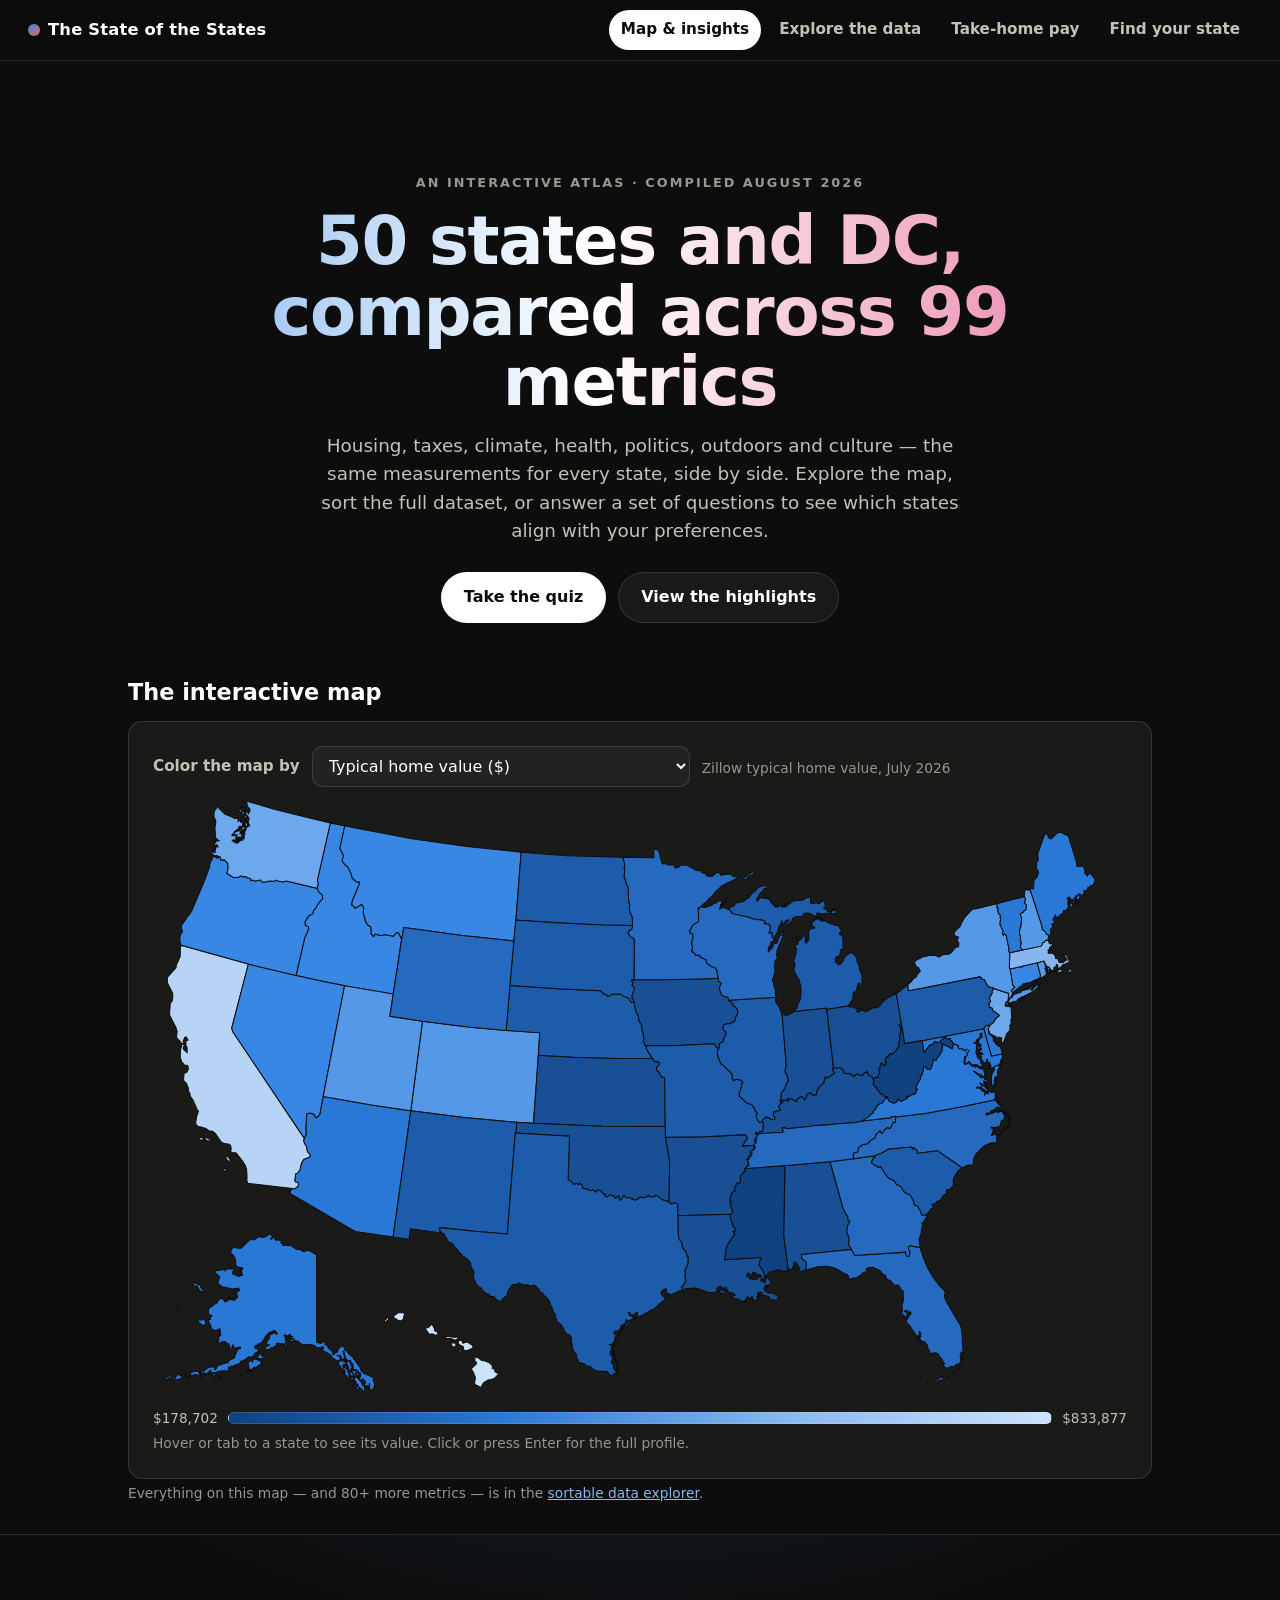
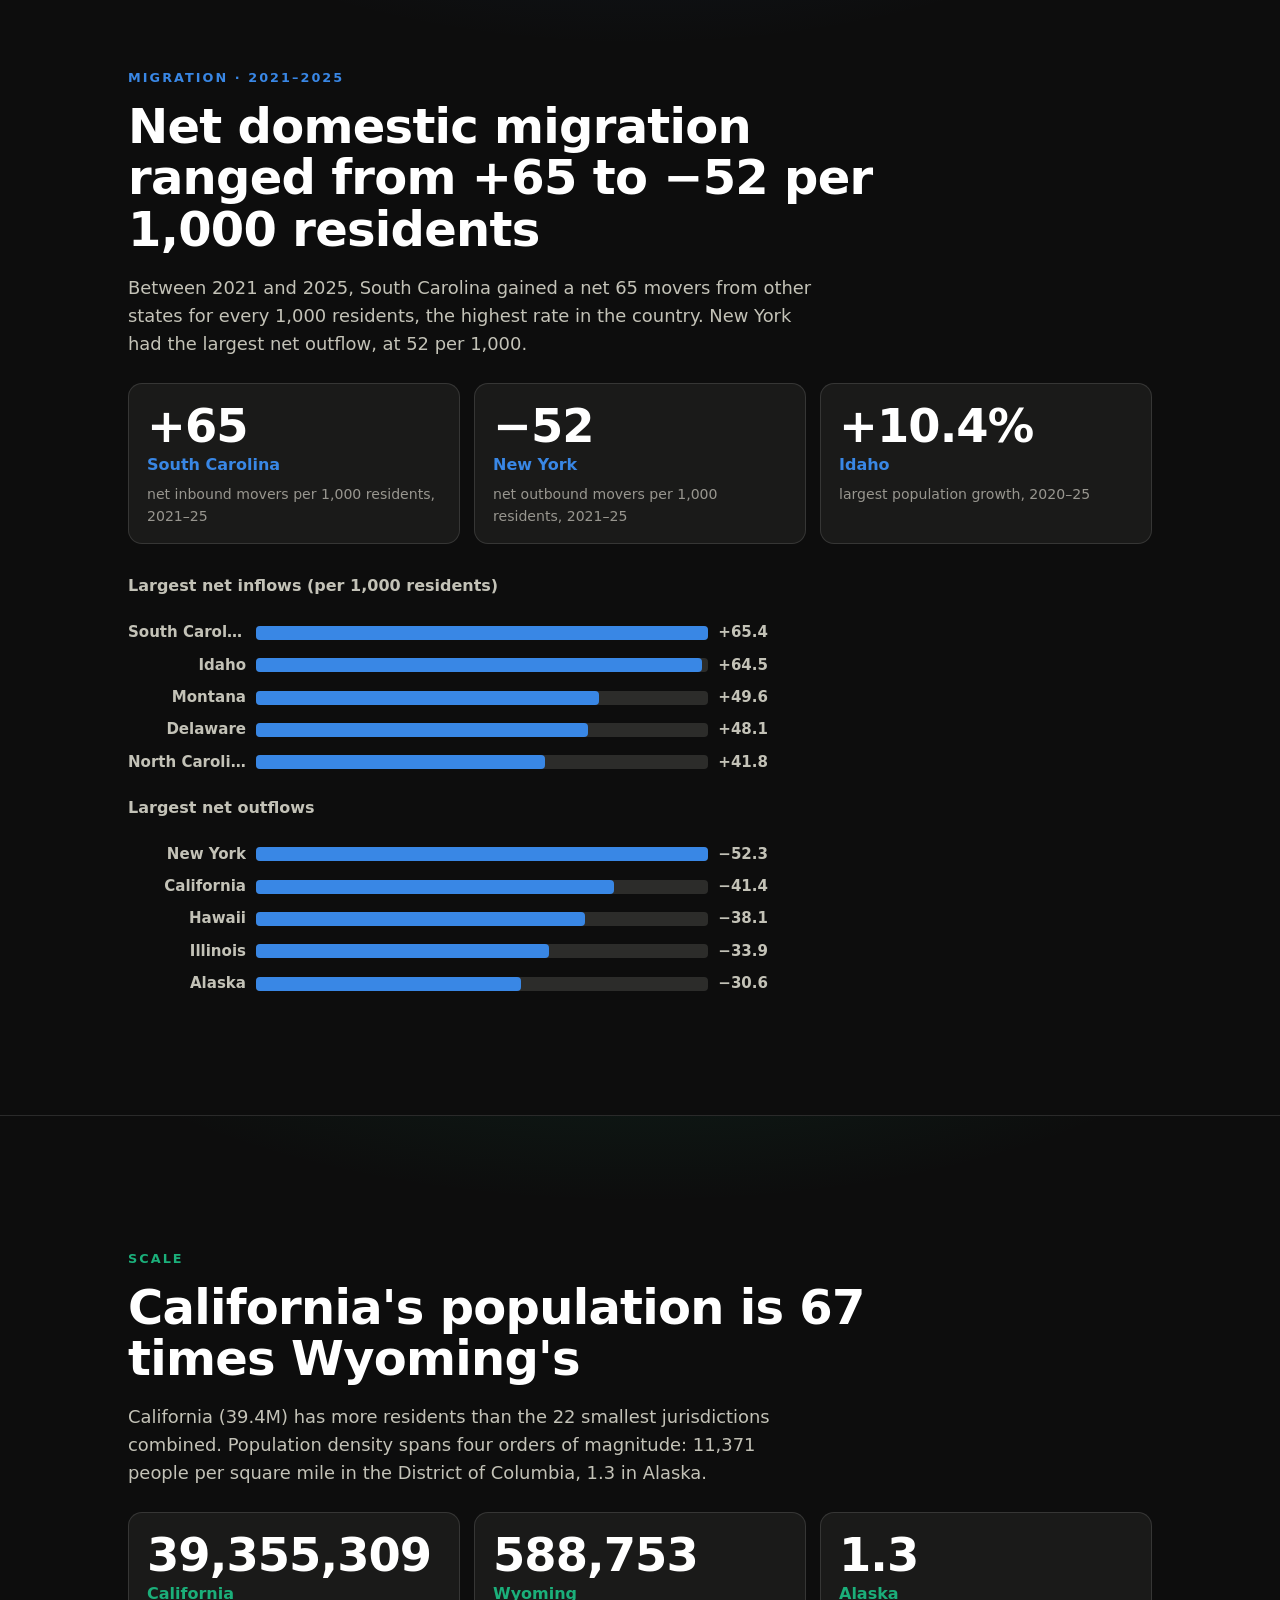
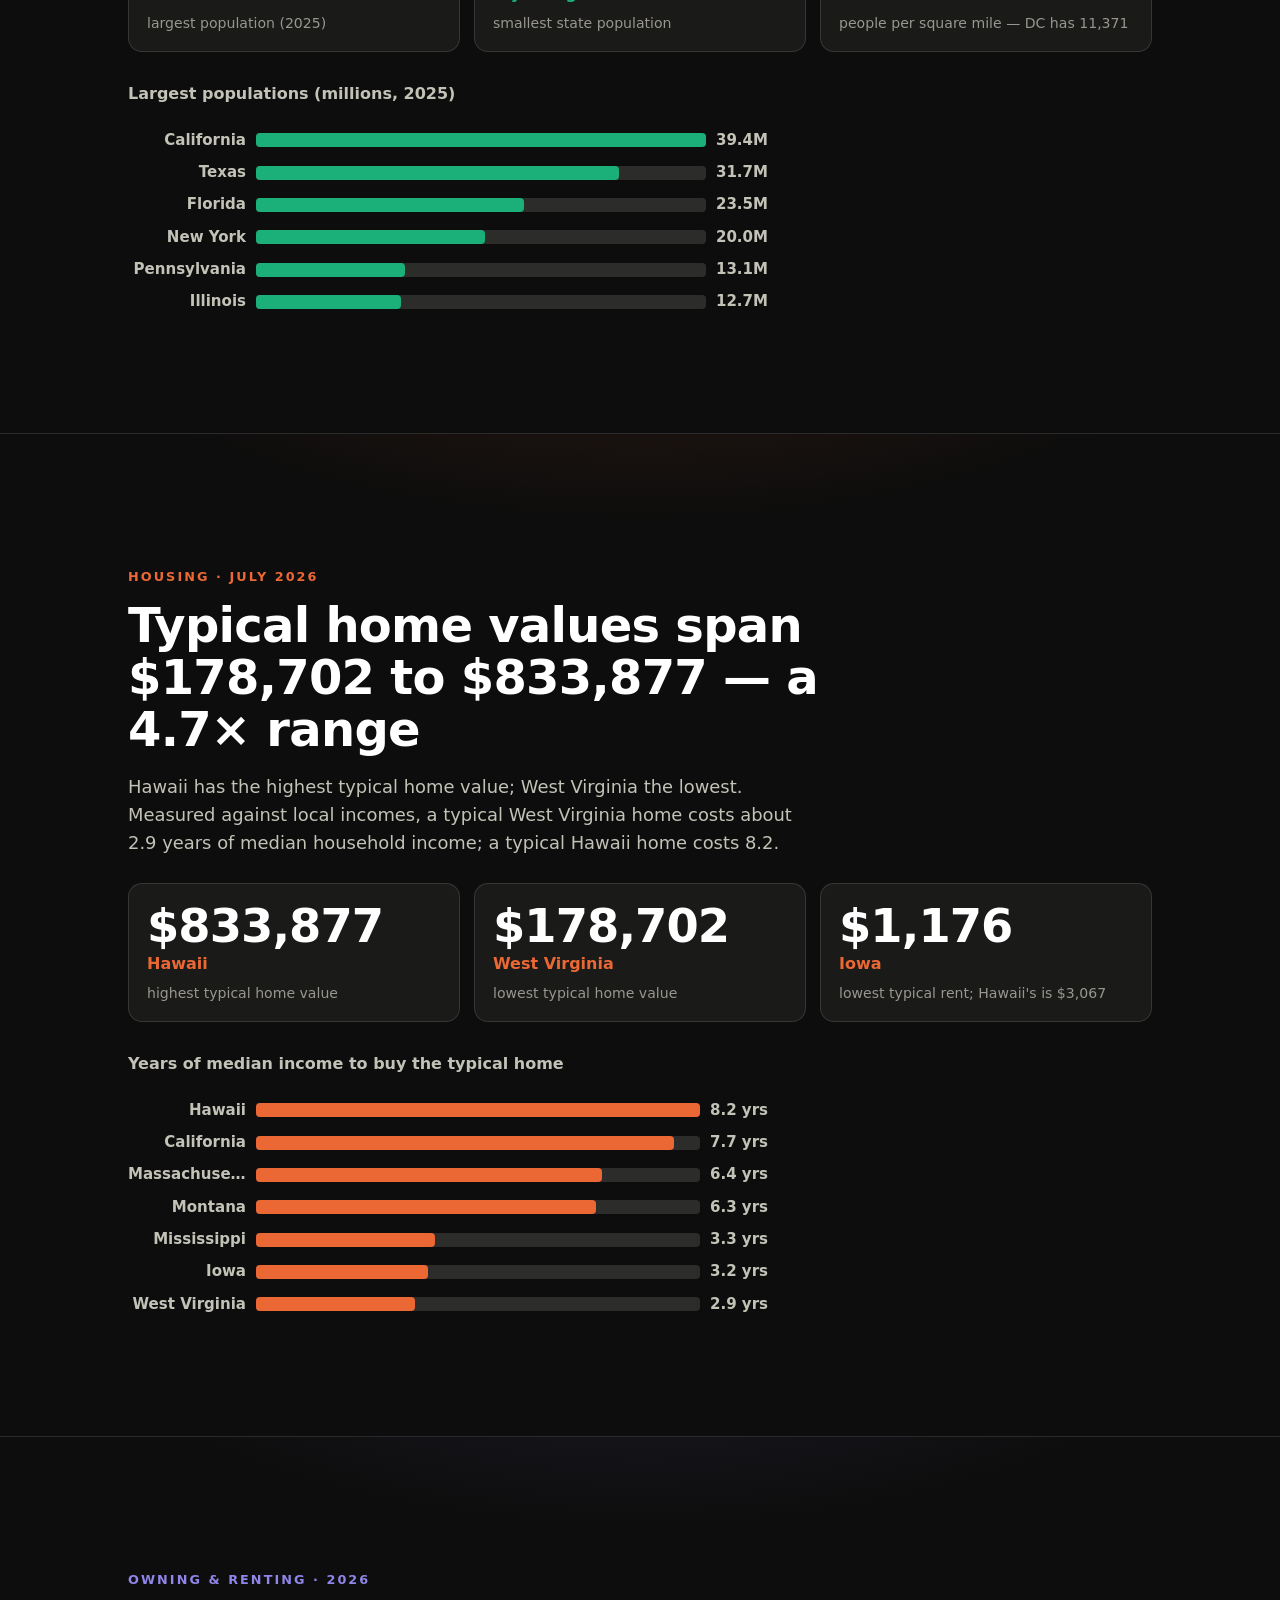
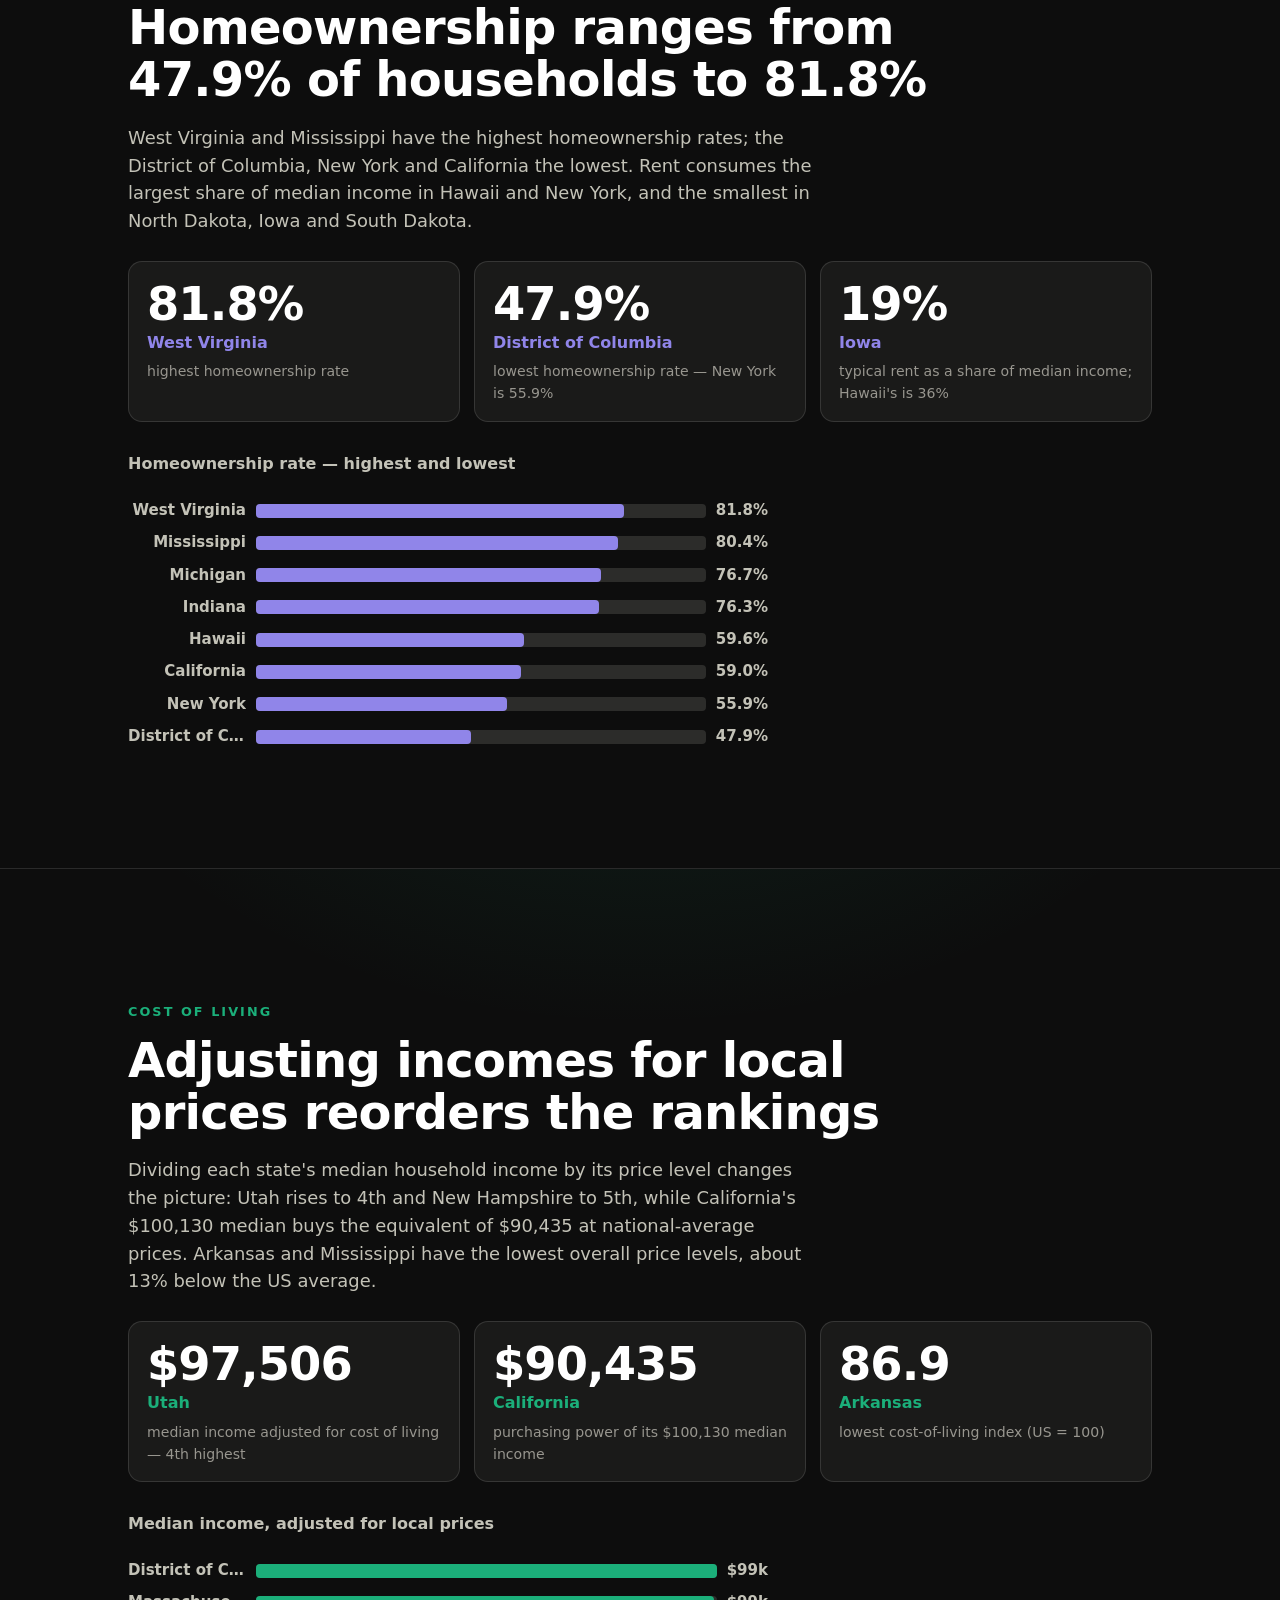
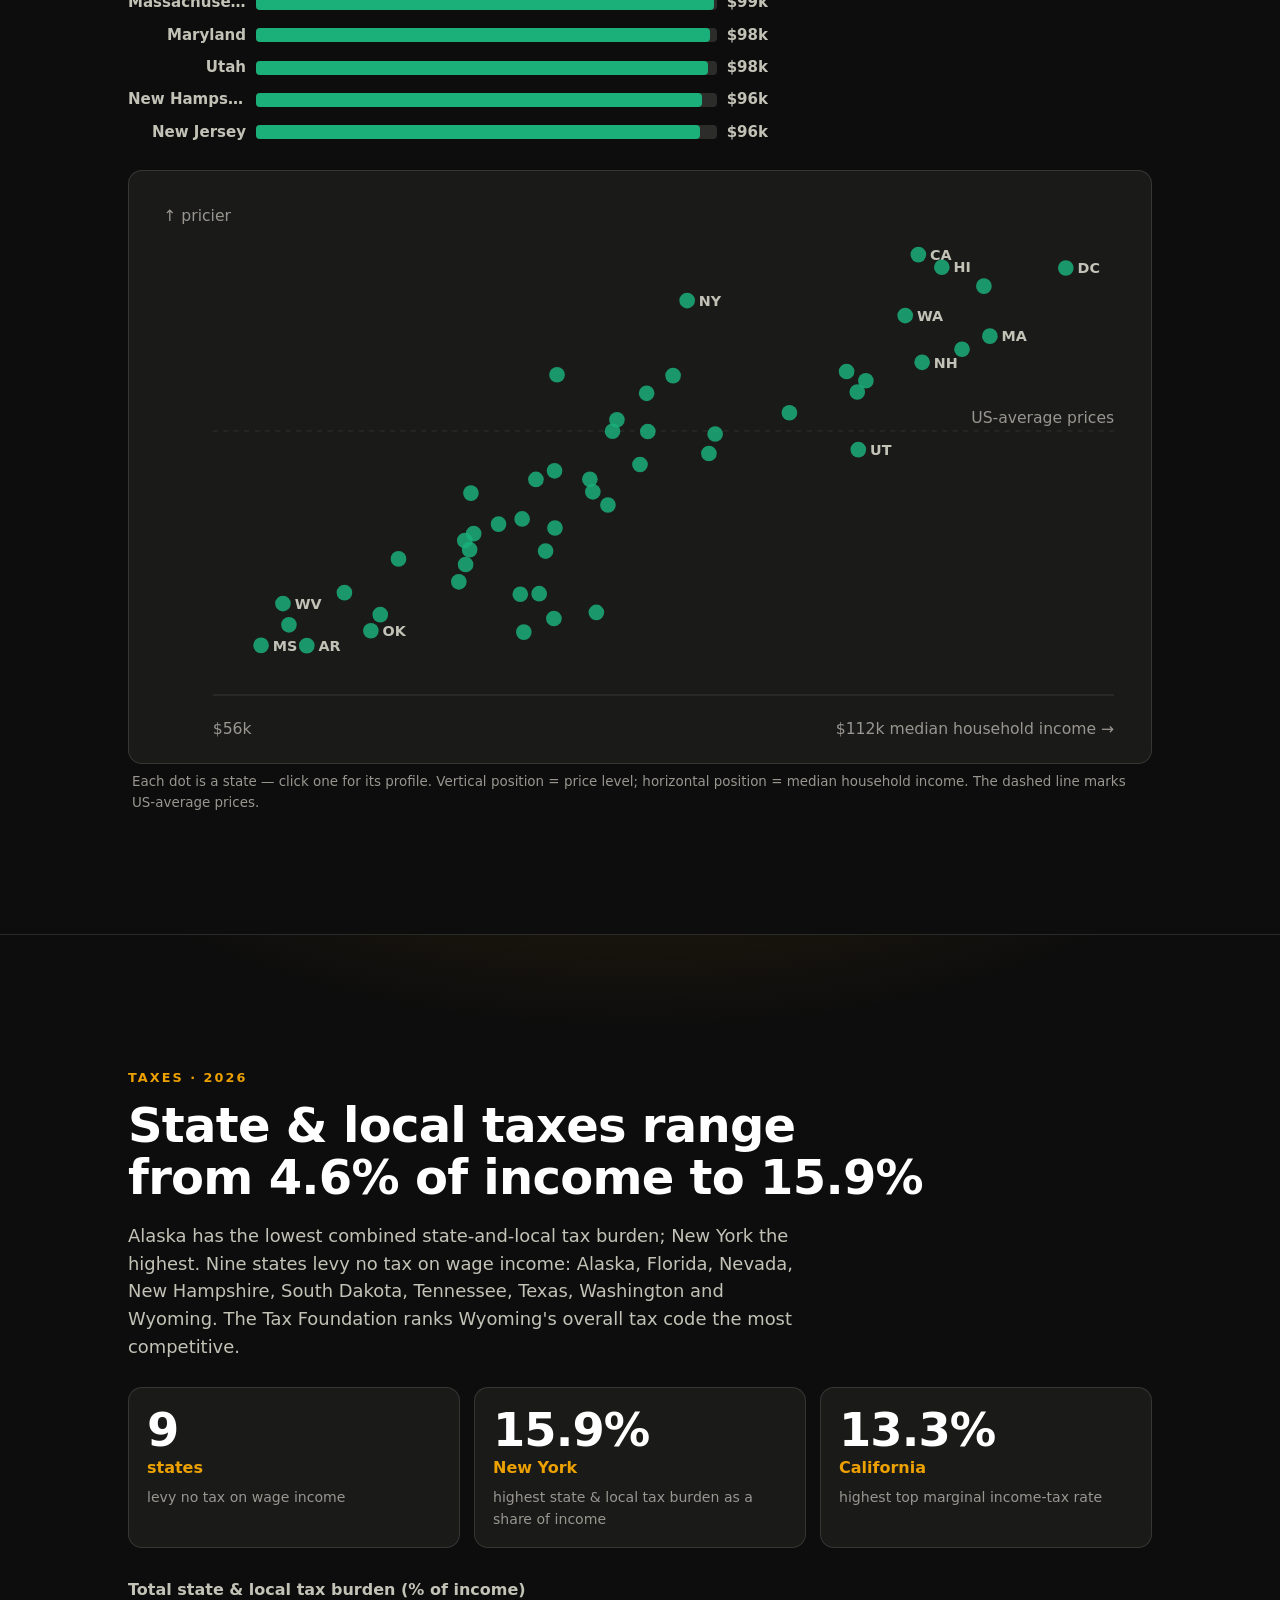
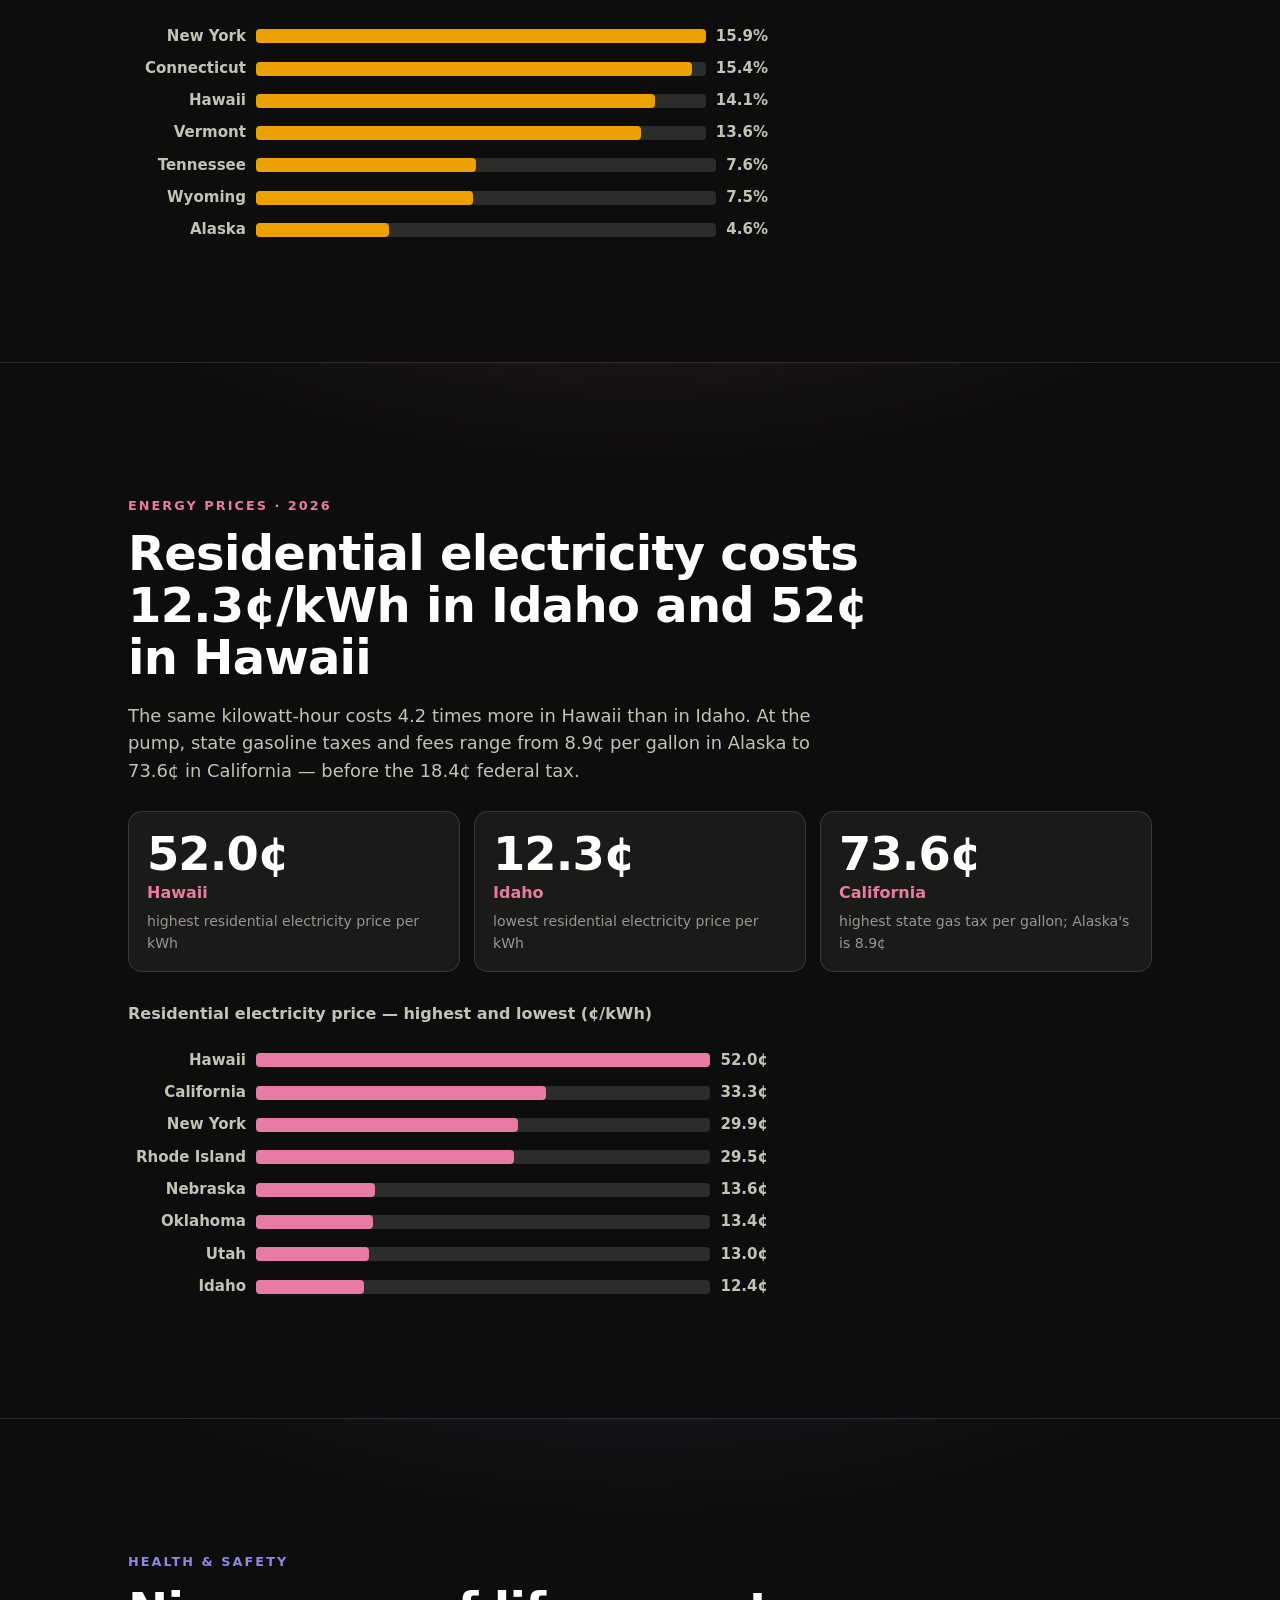
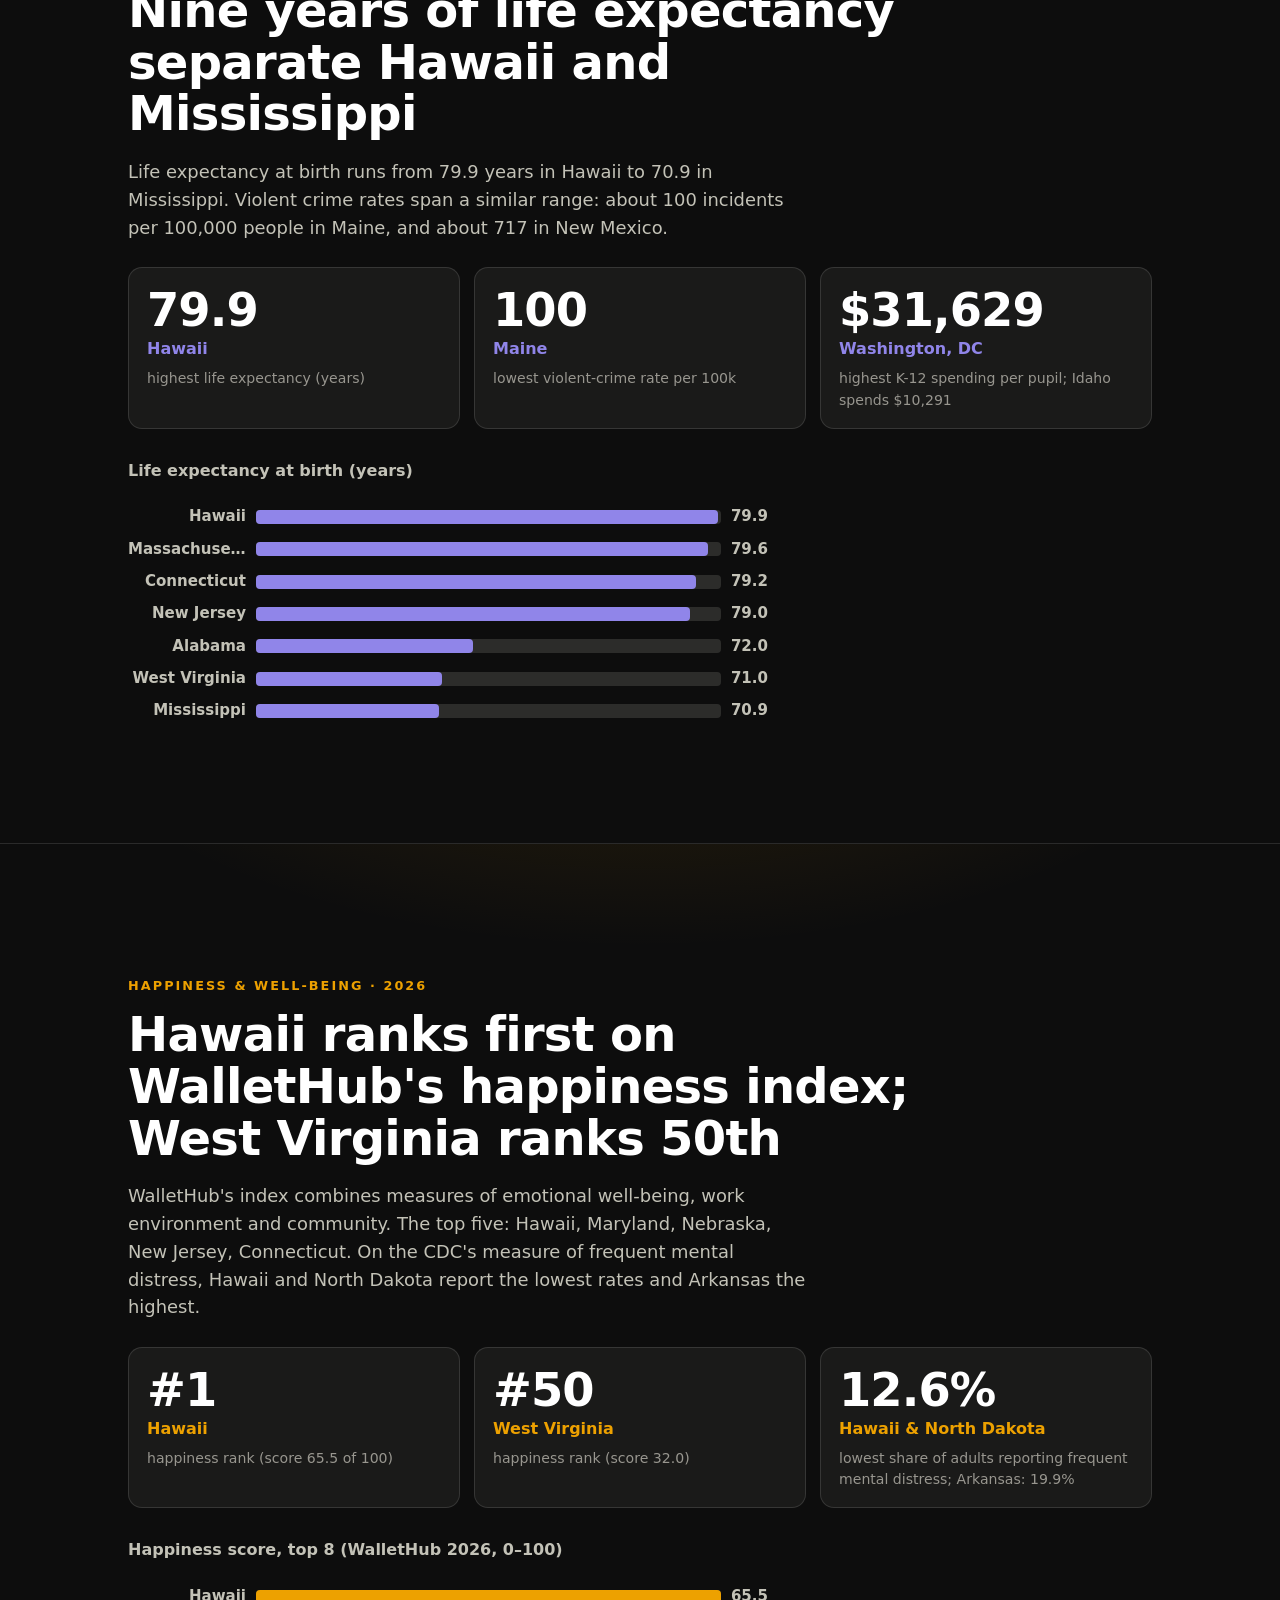
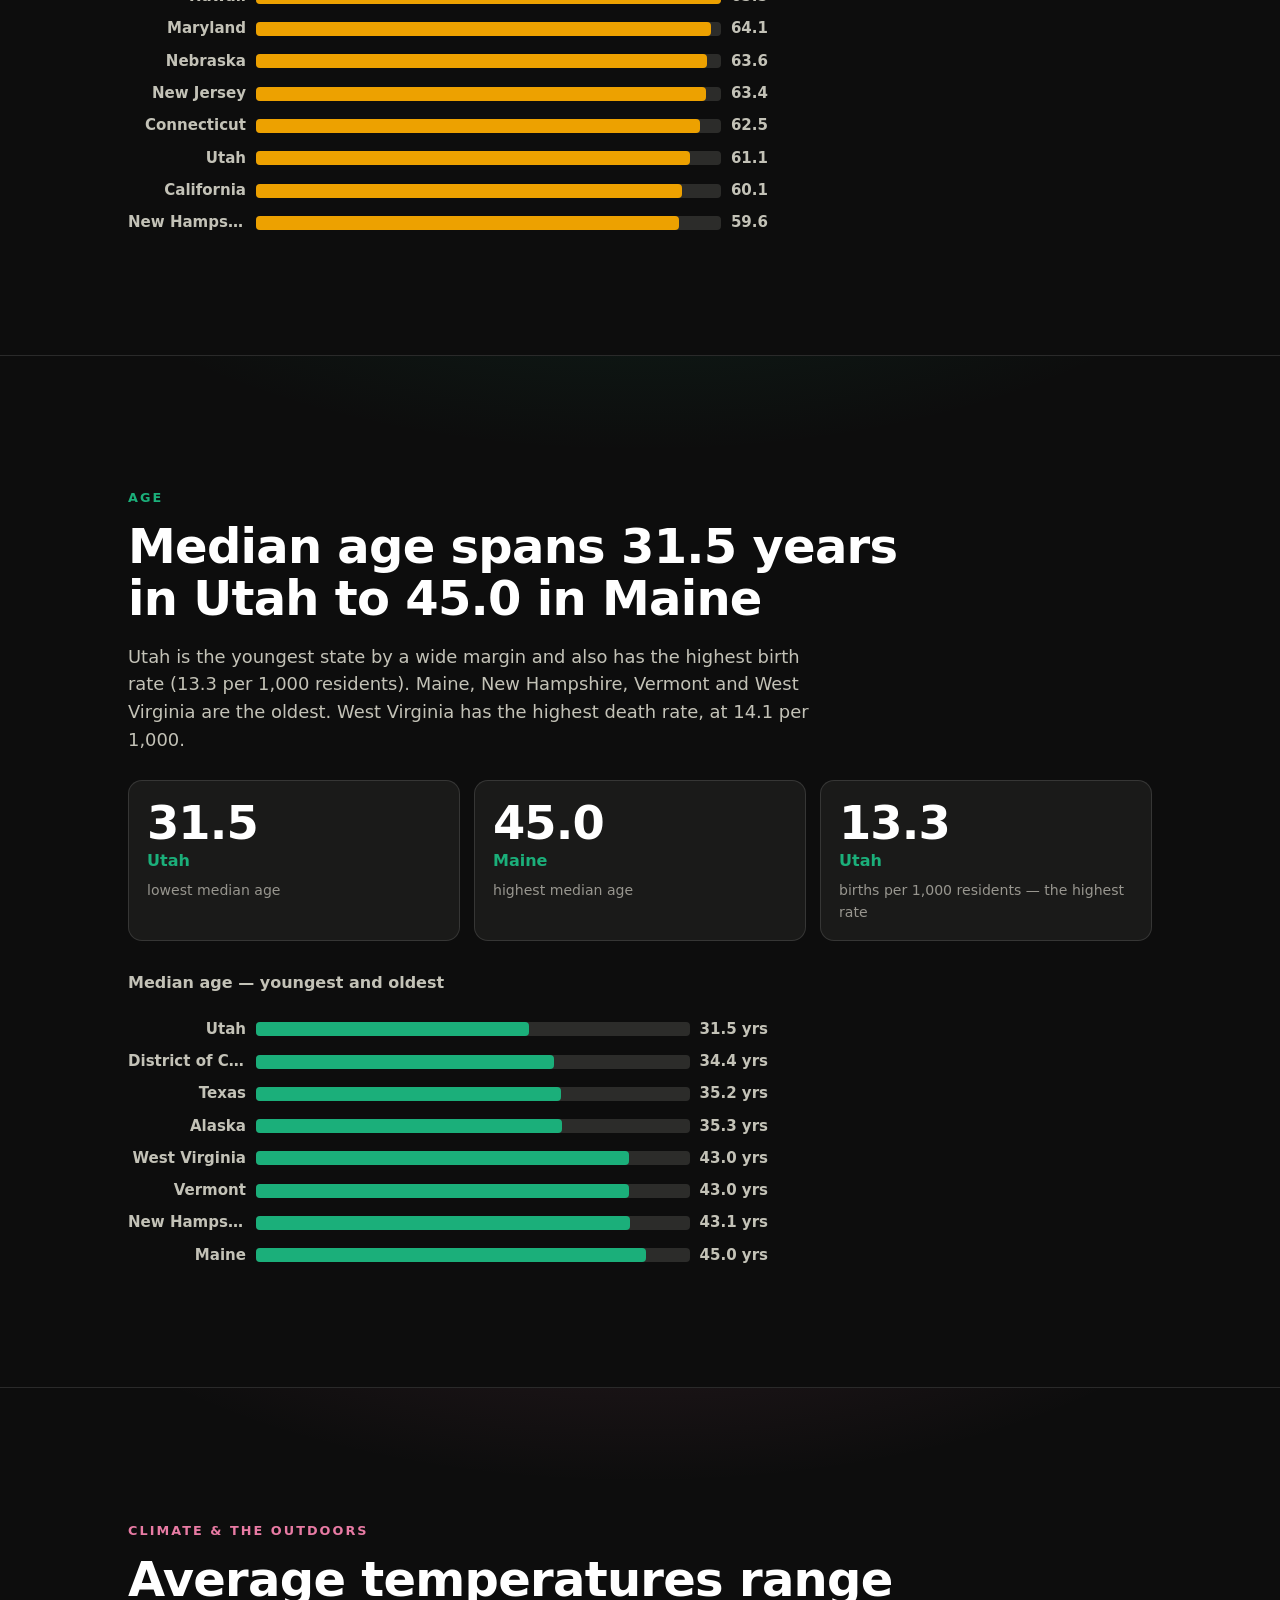
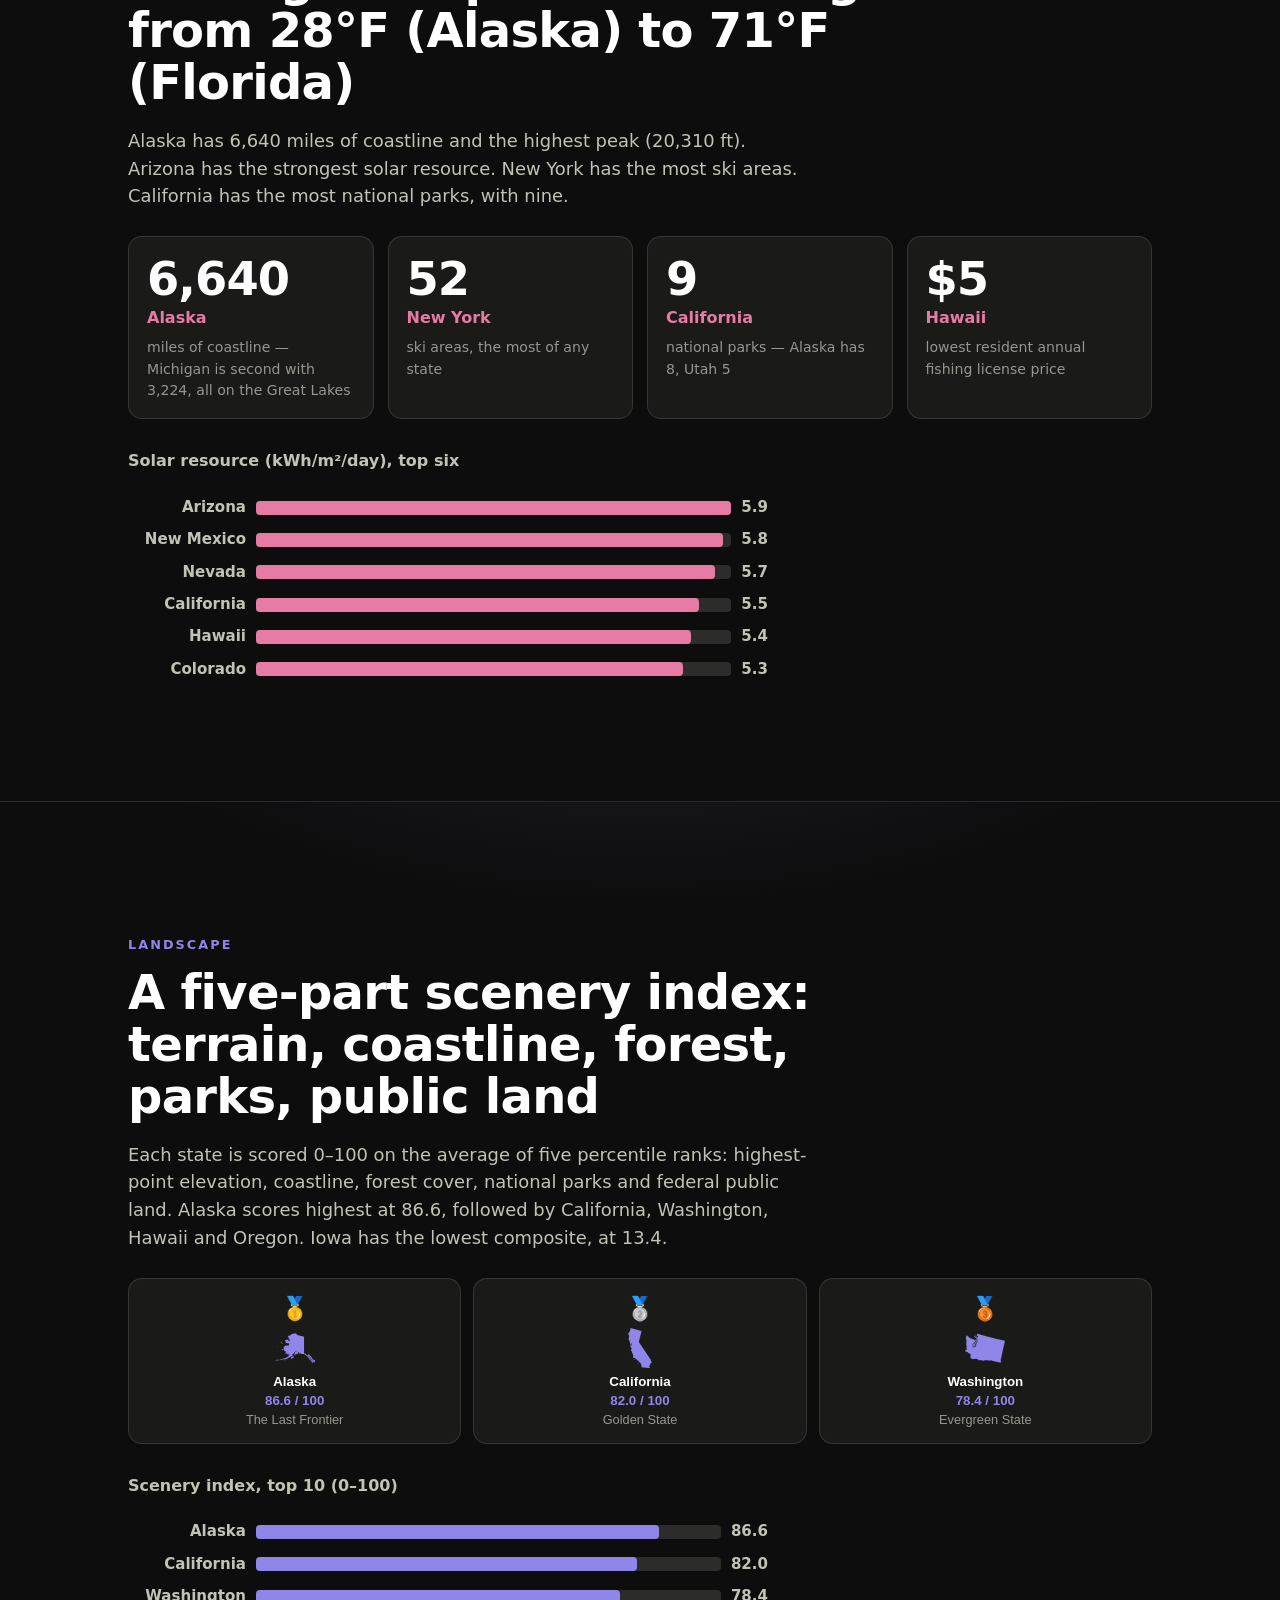
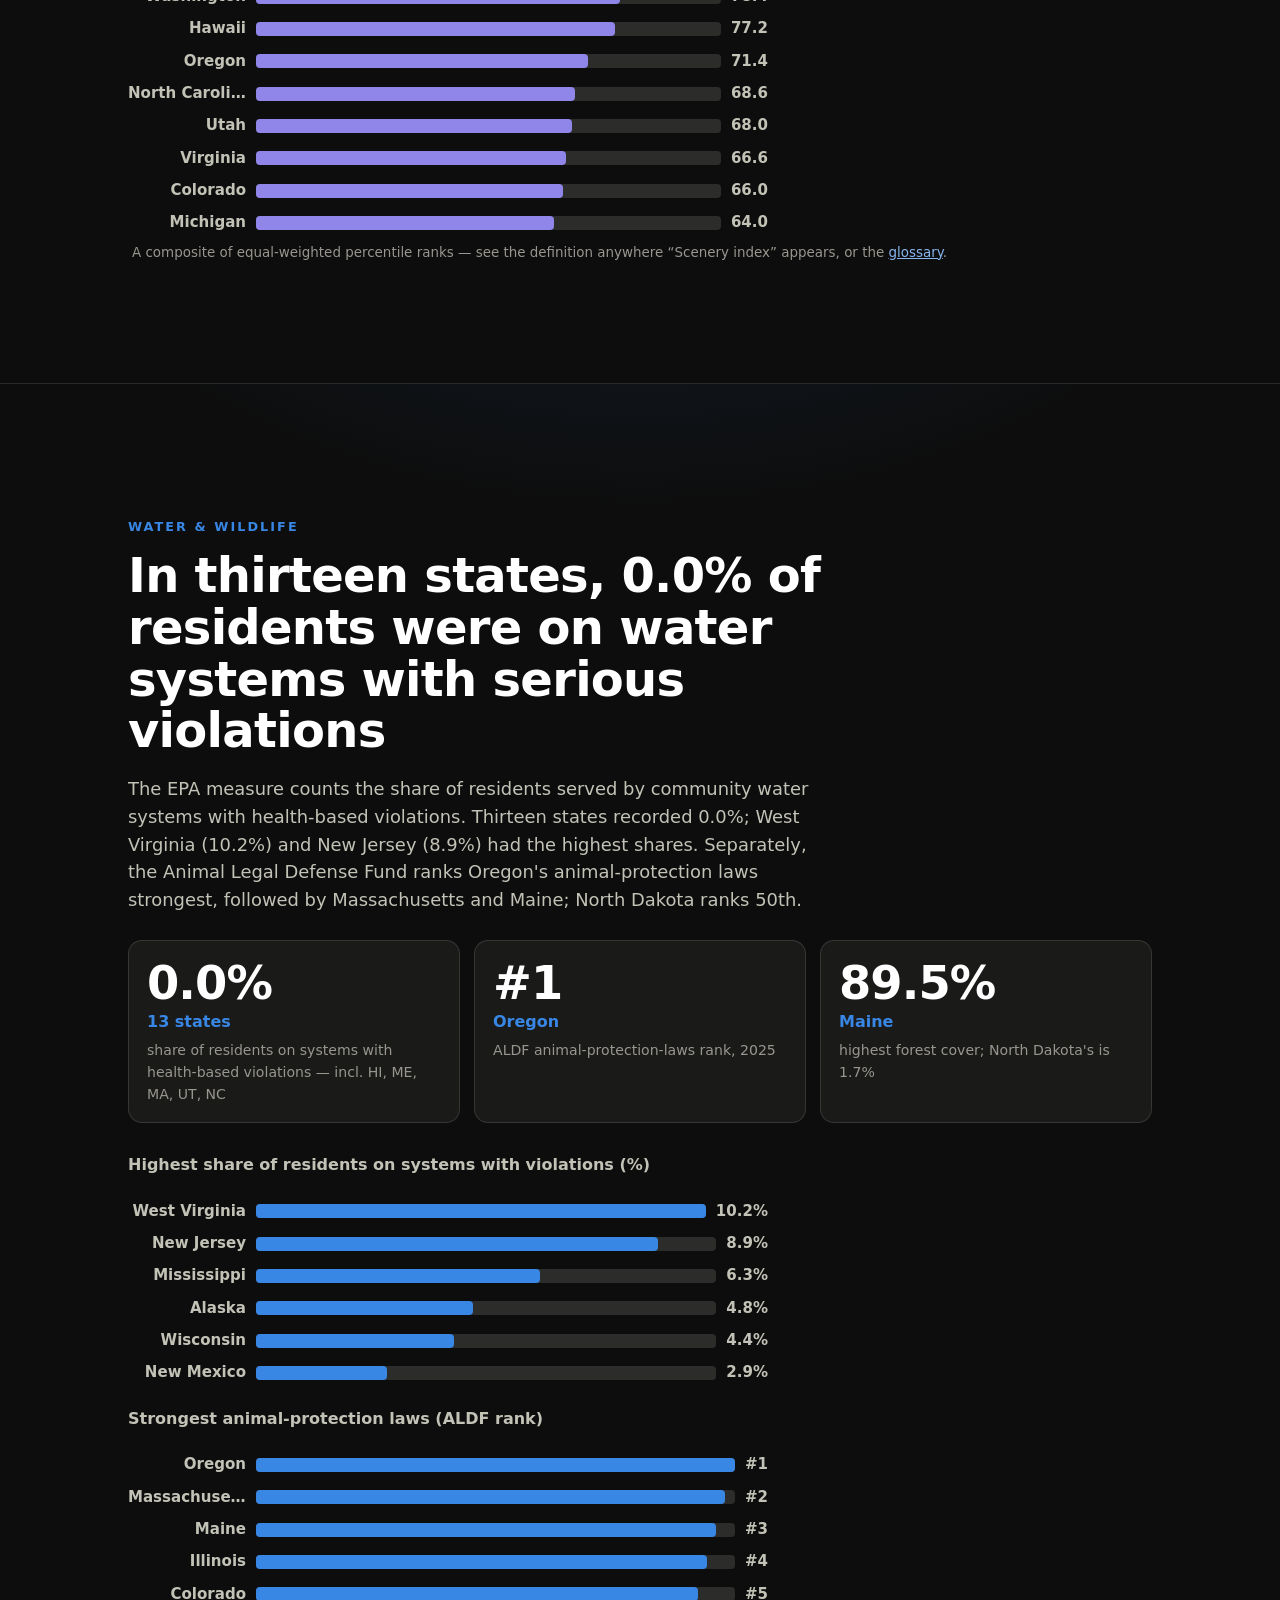
<file: index.html>
<!DOCTYPE html>
<html lang="en">
<head>
<meta charset="UTF-8">
<meta name="viewport" content="width=device-width, initial-scale=1">
<title>The State of the States — every US state, mapped and compared</title>
<meta name="description" content="An interactive atlas of all 50 states + DC: cost of living, taxes, climate, politics, outdoors and more. Explore the map, sort 99 metrics, or take a quiz to see which states match your preferences.">
<link rel="stylesheet" href="assets/site.css?v=5">
<link rel="icon" href="data:image/svg+xml,<svg xmlns='http://www.w3.org/2000/svg' viewBox='0 0 100 100'><text y='.9em' font-size='90'>🗺️</text></svg>">
</head>
<body>
<a class="skip-link" href="#main">Skip to content</a>

<nav class="site-nav" aria-label="Main">
  <a class="brand" href="index.html"><span class="flag-dot" aria-hidden="true"></span>The State of the States</a>
  <a class="nav-link" href="index.html" aria-current="page">Map &amp; insights</a>
  <a class="nav-link" href="explore.html">Explore the data</a>
  <a class="nav-link" href="paycheck.html">Take-home pay</a>
  <a class="nav-link" href="survey.html">Find your state</a>
</nav>

<main id="main">
  <header class="hero">
    <p class="kicker">An interactive atlas · compiled August 2026</p>
    <h1>50 states and DC, compared across 99 metrics</h1>
    <p class="sub">Housing, taxes, climate, health, politics, outdoors and culture — the same measurements for
      every state, side by side. Explore the map, sort the full dataset, or answer a set of questions to see
      which states align with your preferences.</p>
    <div class="cta-row">
      <a class="btn primary" href="survey.html">Take the quiz</a>
      <a class="btn" href="#insights">View the highlights</a>
    </div>
  </header>

  <section class="map-section" aria-labelledby="map-h">
    <div class="wrap">
      <h2 id="map-h" style="margin:0 0 12px;font-size:1.4rem">The interactive map</h2>
      <div class="map-panel" id="map-mount"></div>
      <p class="map-hint">Everything on this map — and 80+ more metrics — is in the
        <a href="explore.html">sortable data explorer</a>.</p>
    </div>
  </section>

  <div id="insights">

  <section class="insight" style="--accent:var(--blue)" aria-labelledby="h-move">
    <div class="glow" aria-hidden="true"></div>
    <div class="wrap reveal">
      <p class="kicker">Migration · 2021–2025</p>
      <h2 id="h-move">Net domestic migration ranged from +65 to −52 per 1,000 residents</h2>
      <p class="lede">Between 2021 and 2025, South Carolina gained a net 65 movers from other states for every
        1,000 residents, the highest rate in the country. New York had the largest net outflow, at 52 per 1,000.</p>
      <div class="stat-row">
        <div class="stat-tile"><div class="big" data-countup="+65">+65</div><div class="who">South Carolina</div><div class="note">net inbound movers per 1,000 residents, 2021–25</div></div>
        <div class="stat-tile"><div class="big" data-countup="−52">−52</div><div class="who">New York</div><div class="note">net outbound movers per 1,000 residents, 2021–25</div></div>
        <div class="stat-tile"><div class="big" data-countup="+10.4%">+10.4%</div><div class="who">Idaho</div><div class="note">largest population growth, 2020–25</div></div>
      </div>
      <h3 style="margin:30px 0 4px;font-size:1rem;color:var(--ink-2)">Largest net inflows (per 1,000 residents)</h3>
      <ul class="bar-list" id="bars-mig-in"></ul>
      <h3 style="margin:22px 0 4px;font-size:1rem;color:var(--ink-2)">Largest net outflows</h3>
      <ul class="bar-list" id="bars-mig-out"></ul>
    </div>
  </section>

  <section class="insight" style="--accent:var(--aqua)" aria-labelledby="h-scale">
    <div class="glow" aria-hidden="true"></div>
    <div class="wrap reveal">
      <p class="kicker">Scale</p>
      <h2 id="h-scale">California's population is 67 times Wyoming's</h2>
      <p class="lede">California (39.4M) has more residents than the 22 smallest jurisdictions combined.
        Population density spans four orders of magnitude: 11,371 people per square mile in the District of
        Columbia, 1.3 in Alaska.</p>
      <div class="stat-row">
        <div class="stat-tile"><div class="big" data-countup="39,355,309">39,355,309</div><div class="who">California</div><div class="note">largest population (2025)</div></div>
        <div class="stat-tile"><div class="big" data-countup="588,753">588,753</div><div class="who">Wyoming</div><div class="note">smallest state population</div></div>
        <div class="stat-tile"><div class="big" data-countup="1.3">1.3</div><div class="who">Alaska</div><div class="note">people per square mile — DC has 11,371</div></div>
      </div>
      <h3 style="margin:30px 0 4px;font-size:1rem;color:var(--ink-2)">Largest populations (millions, 2025)</h3>
      <ul class="bar-list" id="bars-pop"></ul>
    </div>
  </section>

  <section class="insight" style="--accent:var(--orange)" aria-labelledby="h-home">
    <div class="glow" aria-hidden="true"></div>
    <div class="wrap reveal">
      <p class="kicker">Housing · July 2026</p>
      <h2 id="h-home">Typical home values span $178,702 to $833,877 — a 4.7× range</h2>
      <p class="lede">Hawaii has the highest typical home value; West Virginia the lowest. Measured against local
        incomes, a typical West Virginia home costs about 2.9 years of median household income; a typical Hawaii
        home costs 8.2.</p>
      <div class="stat-row">
        <div class="stat-tile"><div class="big" data-countup="$833,877">$833,877</div><div class="who">Hawaii</div><div class="note">highest typical home value</div></div>
        <div class="stat-tile"><div class="big" data-countup="$178,702">$178,702</div><div class="who">West Virginia</div><div class="note">lowest typical home value</div></div>
        <div class="stat-tile"><div class="big" data-countup="$1,176">$1,176</div><div class="who">Iowa</div><div class="note">lowest typical rent; Hawaii's is $3,067</div></div>
      </div>
      <h3 style="margin:30px 0 4px;font-size:1rem;color:var(--ink-2)">Years of median income to buy the typical home</h3>
      <ul class="bar-list" id="bars-p2i"></ul>
    </div>
  </section>

  <section class="insight" style="--accent:var(--violet)" aria-labelledby="h-own">
    <div class="glow" aria-hidden="true"></div>
    <div class="wrap reveal">
      <p class="kicker">Owning &amp; renting · 2026</p>
      <h2 id="h-own">Homeownership ranges from 47.9% of households to 81.8%</h2>
      <p class="lede">West Virginia and Mississippi have the highest homeownership rates; the District of
        Columbia, New York and California the lowest. Rent consumes the largest share of median income in
        Hawaii and New York, and the smallest in North Dakota, Iowa and South Dakota.</p>
      <div class="stat-row">
        <div class="stat-tile"><div class="big" data-countup="81.8%">81.8%</div><div class="who">West Virginia</div><div class="note">highest homeownership rate</div></div>
        <div class="stat-tile"><div class="big" data-countup="47.9%">47.9%</div><div class="who">District of Columbia</div><div class="note">lowest homeownership rate — New York is 55.9%</div></div>
        <div class="stat-tile"><div class="big" data-countup="19%">19%</div><div class="who">Iowa</div><div class="note">typical rent as a share of median income; Hawaii's is 36%</div></div>
      </div>
      <h3 style="margin:30px 0 4px;font-size:1rem;color:var(--ink-2)">Homeownership rate — highest and lowest</h3>
      <ul class="bar-list" id="bars-own"></ul>
    </div>
  </section>

  <section class="insight" style="--accent:var(--aqua)" aria-labelledby="h-pay">
    <div class="glow" aria-hidden="true"></div>
    <div class="wrap reveal">
      <p class="kicker">Cost of living</p>
      <h2 id="h-pay">Adjusting incomes for local prices reorders the rankings</h2>
      <p class="lede">Dividing each state's median household income by its price level changes the picture:
        Utah rises to 4th and New Hampshire to 5th, while California's $100,130 median buys the equivalent of
        $90,435 at national-average prices. Arkansas and Mississippi have the lowest overall price levels, about
        13% below the US average.</p>
      <div class="stat-row">
        <div class="stat-tile"><div class="big" data-countup="$97,506">$97,506</div><div class="who">Utah</div><div class="note">median income adjusted for cost of living — 4th highest</div></div>
        <div class="stat-tile"><div class="big" data-countup="$90,435">$90,435</div><div class="who">California</div><div class="note">purchasing power of its $100,130 median income</div></div>
        <div class="stat-tile"><div class="big" data-countup="86.9">86.9</div><div class="who">Arkansas</div><div class="note">lowest cost-of-living index (US = 100)</div></div>
      </div>
      <h3 style="margin:30px 0 4px;font-size:1rem;color:var(--ink-2)">Median income, adjusted for local prices</h3>
      <ul class="bar-list" id="bars-adj"></ul>
      <div class="scatter-wrap" id="scatter-pay" role="group" aria-label="Scatter plot of median income against cost of living for all 51 jurisdictions. Each dot is a state button."></div>
      <p class="scatter-note">Each dot is a state — click one for its profile. Vertical position = price level;
        horizontal position = median household income. The dashed line marks US-average prices.</p>
    </div>
  </section>

  <section class="insight" style="--accent:var(--yellow)" aria-labelledby="h-tax">
    <div class="glow" aria-hidden="true"></div>
    <div class="wrap reveal">
      <p class="kicker">Taxes · 2026</p>
      <h2 id="h-tax">State &amp; local taxes range from 4.6% of income to 15.9%</h2>
      <p class="lede">Alaska has the lowest combined state-and-local tax burden; New York the highest. Nine
        states levy no tax on wage income: Alaska, Florida, Nevada, New Hampshire, South Dakota, Tennessee,
        Texas, Washington and Wyoming. The Tax Foundation ranks Wyoming's overall tax code the most competitive.</p>
      <div class="stat-row">
        <div class="stat-tile"><div class="big" data-countup="9">9</div><div class="who">states</div><div class="note">levy no tax on wage income</div></div>
        <div class="stat-tile"><div class="big" data-countup="15.9%">15.9%</div><div class="who">New York</div><div class="note">highest state &amp; local tax burden as a share of income</div></div>
        <div class="stat-tile"><div class="big" data-countup="13.3%">13.3%</div><div class="who">California</div><div class="note">highest top marginal income-tax rate</div></div>
      </div>
      <h3 style="margin:30px 0 4px;font-size:1rem;color:var(--ink-2)">Total state &amp; local tax burden (% of income)</h3>
      <ul class="bar-list" id="bars-tax"></ul>
    </div>
  </section>

  <section class="insight" style="--accent:var(--magenta)" aria-labelledby="h-energy">
    <div class="glow" aria-hidden="true"></div>
    <div class="wrap reveal">
      <p class="kicker">Energy prices · 2026</p>
      <h2 id="h-energy">Residential electricity costs 12.3¢/kWh in Idaho and 52¢ in Hawaii</h2>
      <p class="lede">The same kilowatt-hour costs 4.2 times more in Hawaii than in Idaho. At the pump, state
        gasoline taxes and fees range from 8.9¢ per gallon in Alaska to 73.6¢ in California — before the 18.4¢
        federal tax.</p>
      <div class="stat-row">
        <div class="stat-tile"><div class="big" data-countup="52.0¢">52.0¢</div><div class="who">Hawaii</div><div class="note">highest residential electricity price per kWh</div></div>
        <div class="stat-tile"><div class="big" data-countup="12.3¢">12.3¢</div><div class="who">Idaho</div><div class="note">lowest residential electricity price per kWh</div></div>
        <div class="stat-tile"><div class="big" data-countup="73.6¢">73.6¢</div><div class="who">California</div><div class="note">highest state gas tax per gallon; Alaska's is 8.9¢</div></div>
      </div>
      <h3 style="margin:30px 0 4px;font-size:1rem;color:var(--ink-2)">Residential electricity price — highest and lowest (¢/kWh)</h3>
      <ul class="bar-list" id="bars-elec"></ul>
    </div>
  </section>

  <section class="insight" style="--accent:var(--violet)" aria-labelledby="h-life">
    <div class="glow" aria-hidden="true"></div>
    <div class="wrap reveal">
      <p class="kicker">Health &amp; safety</p>
      <h2 id="h-life">Nine years of life expectancy separate Hawaii and Mississippi</h2>
      <p class="lede">Life expectancy at birth runs from 79.9 years in Hawaii to 70.9 in Mississippi. Violent
        crime rates span a similar range: about 100 incidents per 100,000 people in Maine, and about 717 in
        New Mexico.</p>
      <div class="stat-row">
        <div class="stat-tile"><div class="big" data-countup="79.9">79.9</div><div class="who">Hawaii</div><div class="note">highest life expectancy (years)</div></div>
        <div class="stat-tile"><div class="big" data-countup="100">100</div><div class="who">Maine</div><div class="note">lowest violent-crime rate per 100k</div></div>
        <div class="stat-tile"><div class="big" data-countup="$31,629">$31,629</div><div class="who">Washington, DC</div><div class="note">highest K-12 spending per pupil; Idaho spends $10,291</div></div>
      </div>
      <h3 style="margin:30px 0 4px;font-size:1rem;color:var(--ink-2)">Life expectancy at birth (years)</h3>
      <ul class="bar-list" id="bars-life"></ul>
    </div>
  </section>

  <section class="insight" style="--accent:var(--yellow)" aria-labelledby="h-happy">
    <div class="glow" aria-hidden="true"></div>
    <div class="wrap reveal">
      <p class="kicker">Happiness &amp; well-being · 2026</p>
      <h2 id="h-happy">Hawaii ranks first on WalletHub's happiness index; West Virginia ranks 50th</h2>
      <p class="lede">WalletHub's index combines measures of emotional well-being, work environment and
        community. The top five: Hawaii, Maryland, Nebraska, New Jersey, Connecticut. On the CDC's measure of
        frequent mental distress, Hawaii and North Dakota report the lowest rates and Arkansas the highest.</p>
      <div class="stat-row">
        <div class="stat-tile"><div class="big" data-countup="#1">#1</div><div class="who">Hawaii</div><div class="note">happiness rank (score 65.5 of 100)</div></div>
        <div class="stat-tile"><div class="big" data-countup="#50">#50</div><div class="who">West Virginia</div><div class="note">happiness rank (score 32.0)</div></div>
        <div class="stat-tile"><div class="big" data-countup="12.6%">12.6%</div><div class="who">Hawaii &amp; North Dakota</div><div class="note">lowest share of adults reporting frequent mental distress; Arkansas: 19.9%</div></div>
      </div>
      <h3 style="margin:30px 0 4px;font-size:1rem;color:var(--ink-2)">Happiness score, top 8 (WalletHub 2026, 0–100)</h3>
      <ul class="bar-list" id="bars-happy"></ul>
    </div>
  </section>

  <section class="insight" style="--accent:var(--aqua)" aria-labelledby="h-age">
    <div class="glow" aria-hidden="true"></div>
    <div class="wrap reveal">
      <p class="kicker">Age</p>
      <h2 id="h-age">Median age spans 31.5 years in Utah to 45.0 in Maine</h2>
      <p class="lede">Utah is the youngest state by a wide margin and also has the highest birth rate (13.3 per
        1,000 residents). Maine, New Hampshire, Vermont and West Virginia are the oldest. West Virginia has the
        highest death rate, at 14.1 per 1,000.</p>
      <div class="stat-row">
        <div class="stat-tile"><div class="big" data-countup="31.5">31.5</div><div class="who">Utah</div><div class="note">lowest median age</div></div>
        <div class="stat-tile"><div class="big" data-countup="45.0">45.0</div><div class="who">Maine</div><div class="note">highest median age</div></div>
        <div class="stat-tile"><div class="big" data-countup="13.3">13.3</div><div class="who">Utah</div><div class="note">births per 1,000 residents — the highest rate</div></div>
      </div>
      <h3 style="margin:30px 0 4px;font-size:1rem;color:var(--ink-2)">Median age — youngest and oldest</h3>
      <ul class="bar-list" id="bars-age"></ul>
    </div>
  </section>

  <section class="insight" style="--accent:var(--magenta)" aria-labelledby="h-wild">
    <div class="glow" aria-hidden="true"></div>
    <div class="wrap reveal">
      <p class="kicker">Climate &amp; the outdoors</p>
      <h2 id="h-wild">Average temperatures range from 28°F (Alaska) to 71°F (Florida)</h2>
      <p class="lede">Alaska has 6,640 miles of coastline and the highest peak (20,310 ft). Arizona has the
        strongest solar resource. New York has the most ski areas. California has the most national parks,
        with nine.</p>
      <div class="stat-row">
        <div class="stat-tile"><div class="big" data-countup="6,640">6,640</div><div class="who">Alaska</div><div class="note">miles of coastline — Michigan is second with 3,224, all on the Great Lakes</div></div>
        <div class="stat-tile"><div class="big" data-countup="52">52</div><div class="who">New York</div><div class="note">ski areas, the most of any state</div></div>
        <div class="stat-tile"><div class="big" data-countup="9">9</div><div class="who">California</div><div class="note">national parks — Alaska has 8, Utah 5</div></div>
        <div class="stat-tile"><div class="big" data-countup="$5">$5</div><div class="who">Hawaii</div><div class="note">lowest resident annual fishing license price</div></div>
      </div>
      <h3 style="margin:30px 0 4px;font-size:1rem;color:var(--ink-2)">Solar resource (kWh/m²/day), top six</h3>
      <ul class="bar-list" id="bars-solar"></ul>
    </div>
  </section>

  <section class="insight" style="--accent:var(--violet)" aria-labelledby="h-scenic">
    <div class="glow" aria-hidden="true"></div>
    <div class="wrap reveal">
      <p class="kicker">Landscape</p>
      <h2 id="h-scenic">A five-part scenery index: terrain, coastline, forest, parks, public land</h2>
      <p class="lede">Each state is scored 0–100 on the average of five percentile ranks: highest-point
        elevation, coastline, forest cover, national parks and federal public land. Alaska scores highest at
        86.6, followed by California, Washington, Hawaii and Oregon. Iowa has the lowest composite, at 13.4.</p>
      <div class="podium" id="podium-scenic"></div>
      <h3 style="margin:30px 0 4px;font-size:1rem;color:var(--ink-2)">Scenery index, top 10 (0–100)</h3>
      <ul class="bar-list" id="bars-scenic"></ul>
      <p class="scatter-note">A composite of equal-weighted percentile ranks — see the definition anywhere
        “Scenery index” appears, or the <a href="explore.html#glossary">glossary</a>.</p>
    </div>
  </section>

  <section class="insight" style="--accent:var(--blue)" aria-labelledby="h-water">
    <div class="glow" aria-hidden="true"></div>
    <div class="wrap reveal">
      <p class="kicker">Water &amp; wildlife</p>
      <h2 id="h-water">In thirteen states, 0.0% of residents were on water systems with serious violations</h2>
      <p class="lede">The EPA measure counts the share of residents served by community water systems with
        health-based violations. Thirteen states recorded 0.0%; West Virginia (10.2%) and New Jersey (8.9%) had
        the highest shares. Separately, the Animal Legal Defense Fund ranks Oregon's animal-protection laws
        strongest, followed by Massachusetts and Maine; North Dakota ranks 50th.</p>
      <div class="stat-row">
        <div class="stat-tile"><div class="big" data-countup="0.0%">0.0%</div><div class="who">13 states</div><div class="note">share of residents on systems with health-based violations — incl. HI, ME, MA, UT, NC</div></div>
        <div class="stat-tile"><div class="big" data-countup="#1">#1</div><div class="who">Oregon</div><div class="note">ALDF animal-protection-laws rank, 2025</div></div>
        <div class="stat-tile"><div class="big" data-countup="89.5%">89.5%</div><div class="who">Maine</div><div class="note">highest forest cover; North Dakota's is 1.7%</div></div>
      </div>
      <h3 style="margin:30px 0 4px;font-size:1rem;color:var(--ink-2)">Highest share of residents on systems with violations (%)</h3>
      <ul class="bar-list" id="bars-water"></ul>
      <h3 style="margin:22px 0 4px;font-size:1rem;color:var(--ink-2)">Strongest animal-protection laws (ALDF rank)</h3>
      <ul class="bar-list" id="bars-animal"></ul>
    </div>
  </section>

  <section class="insight" style="--accent:var(--orange)" aria-labelledby="h-road">
    <div class="glow" aria-hidden="true"></div>
    <div class="wrap reveal">
      <p class="kicker">Vehicle &amp; travel rules</p>
      <h2 id="h-road">Rest-area, inspection and public-land rules vary widely by state</h2>
      <p class="lede" id="road-lede">29 states allow overnight parking at public highway rest areas; 7 prohibit
        it, and the rest post time limits. 38 jurisdictions require no periodic vehicle safety inspection.
        Federal public land — where dispersed camping is generally permitted — ranges from 0.3% of the state
        to 80.1%.</p>
      <div class="stat-row" id="road-tiles"></div>
      <h3 style="margin:30px 0 4px;font-size:1rem;color:var(--ink-2)">Overnight rest areas + no periodic inspection, ranked by federal land share</h3>
      <ul class="bar-list" id="bars-road"></ul>
      <p class="scatter-note" id="road-note"></p>
    </div>
  </section>

  <section class="insight" style="--accent:var(--aqua)" aria-labelledby="h-boat">
    <div class="glow" aria-hidden="true"></div>
    <div class="wrap reveal">
      <p class="kicker">Boating rules</p>
      <h2 id="h-boat">Five states require no boater education; ten require it for all operators</h2>
      <p class="lede" id="boat-lede">Alaska, Arizona, Idaho, South Dakota and Wyoming have no mandatory boater
        education. Most states use age-based cutoffs that exempt many adults. Ten jurisdictions require
        certification for every operator. Non-motorized canoes and kayaks must be registered in Ohio and DC,
        and need permits or stickers in seven other states.</p>
      <div class="stat-row" id="boat-tiles"></div>
      <h3 style="margin:30px 0 4px;font-size:1rem;color:var(--ink-2)">Fewest boating requirements</h3>
      <ul class="bar-list" id="bars-boat"></ul>
      <p class="scatter-note" id="boat-note"></p>
    </div>
  </section>

  <section class="insight" style="--accent:var(--red)" aria-labelledby="h-pol">
    <div class="glow" aria-hidden="true"></div>
    <div class="wrap reveal">
      <p class="kicker">Politics · 2024–2026</p>
      <h2 id="h-pol">2024 margins ranged from R +45.8 (Wyoming) to D +83.8 (DC)</h2>
      <p class="lede">Among states, Wyoming had the widest Republican margin and Vermont the widest Democratic
        margin (D +31.5). Wisconsin was the closest, at 0.9 points. Recreational cannabis is legal in 25
        jurisdictions, and citizens can place initiatives on the ballot in about half of the states.</p>
      <div class="stat-row">
        <div class="stat-tile"><div class="big" data-countup="R +45.8">R +45.8</div><div class="who">Wyoming</div><div class="note">widest Republican margin among states</div></div>
        <div class="stat-tile"><div class="big" data-countup="0.9">0.9</div><div class="who">Wisconsin</div><div class="note">points — the closest 2024 state margin</div></div>
        <div class="stat-tile"><div class="big" data-countup="25">25</div><div class="who">jurisdictions</div><div class="note">with legal recreational cannabis</div></div>
      </div>
      <h3 style="margin:30px 0 4px;font-size:1rem;color:var(--ink-2)">All 51, ordered by 2024 margin — each bar is a state</h3>
      <div class="strip-51" id="strip-politics" role="group" aria-label="All 51 jurisdictions ordered from most Democratic to most Republican 2024 margin. Each bar is a state button."></div>
      <div class="strip-caption"><span>← DC, D +83.8</span><span>Wyoming, R +45.8 →</span></div>
      <h3 style="margin:30px 0 4px;font-size:1rem;color:var(--ink-2)">The five closest states of 2024 (margin in points)</h3>
      <ul class="bar-list" id="bars-close"></ul>
    </div>
  </section>

  <section class="insight" style="--accent:var(--violet)" aria-labelledby="h-history">
    <div class="glow" aria-hidden="true"></div>
    <div class="wrap reveal">
      <p class="kicker">Statehood</p>
      <h2 id="h-history">172 years separate the first state and the last two</h2>
      <p class="lede">Delaware ratified the Constitution in 1787; Alaska and Hawaii joined in 1959. Thirteen
        states had joined by 1790. The single biggest wave came in 1889–90, when six states — the Dakotas,
        Montana, Washington, Idaho and Wyoming — were admitted within nine months.</p>
      <div class="stat-row">
        <div class="stat-tile"><div class="big" data-countup="1787">1787</div><div class="who">Delaware</div><div class="note">first state</div></div>
        <div class="stat-tile"><div class="big" data-countup="6">6</div><div class="who">states in 1889–90</div><div class="note">the largest admission wave: ND, SD, MT, WA, ID, WY</div></div>
        <div class="stat-tile"><div class="big" data-countup="1959">1959</div><div class="who">Alaska &amp; Hawaii</div><div class="note">the last two states</div></div>
      </div>
      <h3 style="margin:30px 0 4px;font-size:1rem;color:var(--ink-2)">Every admission, 1787–1959 — each dot is a state</h3>
      <div class="timeline" id="timeline-states" role="group" aria-label="Timeline of statehood from 1787 to 1959. Each dot is a state button."></div>
    </div>
  </section>

  <section class="insight" style="--accent:var(--aqua)" aria-labelledby="h-food">
    <div class="glow" aria-hidden="true"></div>
    <div class="wrap reveal">
      <p class="kicker">Culture</p>
      <h2 id="h-food">One dish per state</h2>
      <p class="lede">The dish most commonly associated with each state. This list is editorial and subjective —
        it's the one column in the dataset with no source but tradition.</p>
      <div class="food-strip" id="food-strip"></div>
    </div>
  </section>

  <section class="insight" style="--accent:var(--blue)" aria-labelledby="h-cta">
    <div class="glow" aria-hidden="true"></div>
    <div class="wrap reveal" style="text-align:center">
      <p class="kicker">Try it</p>
      <h2 id="h-cta" style="margin-inline:auto">See which states match your preferences</h2>
      <p class="lede" style="margin-inline:auto">Two quizzes and a 20-fader mixing board score all 51
        jurisdictions against your answers. Every state is a possible result.</p>
      <div class="cta-row" style="justify-content:center;margin-top:22px">
        <a class="btn primary" href="survey.html">Take the quiz</a>
        <a class="btn" href="explore.html">Browse all the data</a>
      </div>
    </div>
  </section>

  </div>
</main>

<footer class="site-footer">
  <div class="wrap">
    <p><strong>Sources:</strong> US Census Bureau, BEA, BLS, Zillow, Tax Foundation, CDC/NCHS, FBI, EIA, NOAA, NREL,
      Pew Research Center, Giffords Law Center, NCSL, HSLDA, WalletHub, America's Health Rankings, EPA, USDA Forest
      Service, ALDF, and state agencies. Compiled August 2026.</p>
    <p>The District of Columbia is included as a 51st jurisdiction; it is an outlier on density, crime and income
      measures. License prices, park counts and ski-area counts are approximate. Rules and rates change — verify
      anything before making a legal or financial decision on it.</p>
    <p>Map outline: Wikimedia Commons (public domain).
      · <a href="explore.html#glossary">Glossary</a> · <a href="analytics.html">Quiz response analytics</a></p>
  </div>
</footer>

<script src="assets/data.js?v=5"></script>
<script src="assets/common.js?v=5"></script>
<script src="assets/map.js?v=5"></script>
<script src="assets/insights.js?v=5"></script>
</body>
</html>
</file>
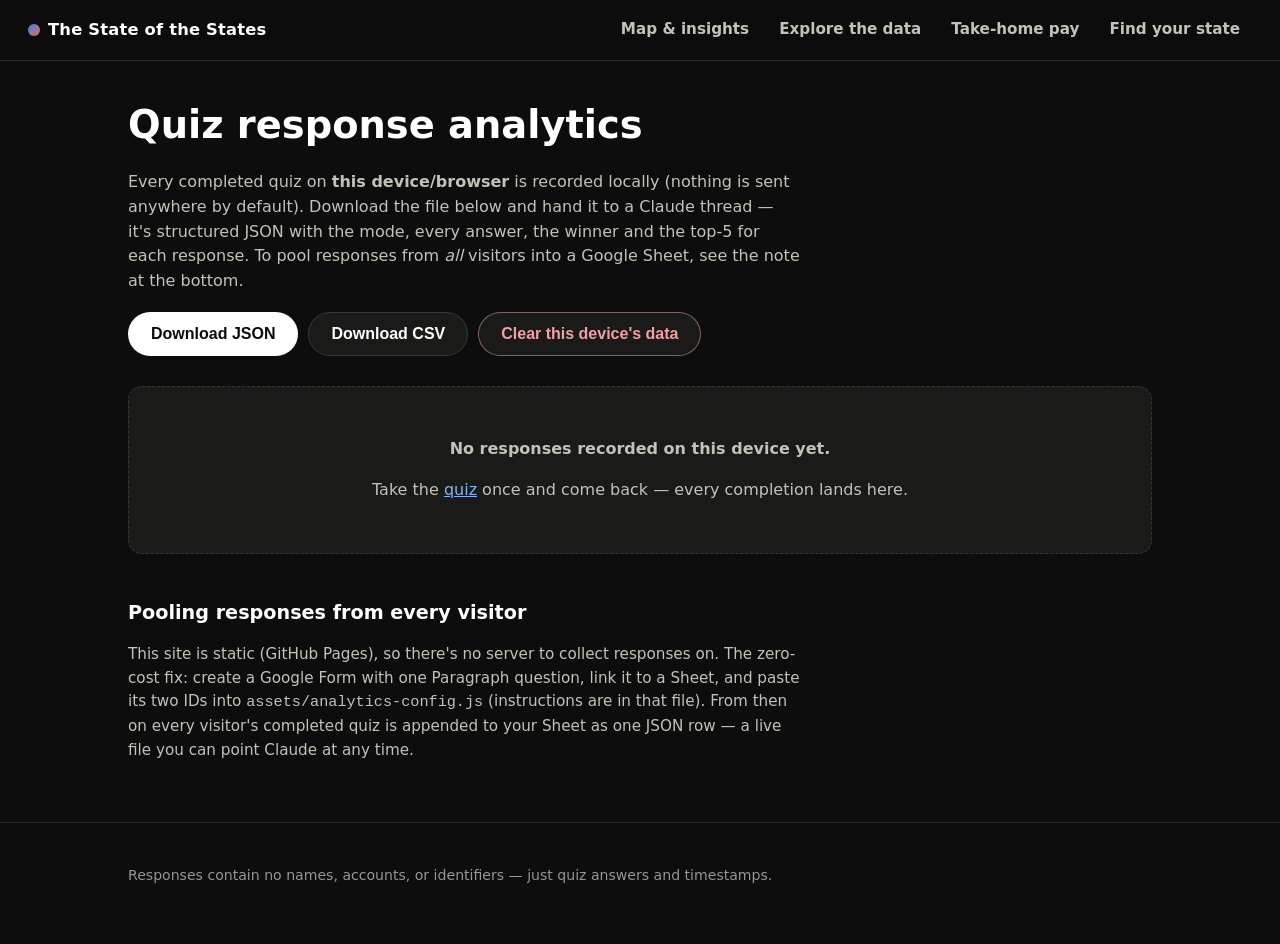
<file: analytics.html>
<!DOCTYPE html>
<html lang="en">
<head>
<meta charset="UTF-8">
<meta name="viewport" content="width=device-width, initial-scale=1">
<title>Response analytics — The State of the States</title>
<meta name="robots" content="noindex">
<link rel="stylesheet" href="assets/site.css?v=5">
<link rel="icon" href="data:image/svg+xml,<svg xmlns='http://www.w3.org/2000/svg' viewBox='0 0 100 100'><text y='.9em' font-size='90'>🗺️</text></svg>">
</head>
<body>
<a class="skip-link" href="#main">Skip to content</a>

<nav class="site-nav" aria-label="Main">
  <a class="brand" href="index.html"><span class="flag-dot" aria-hidden="true"></span>The State of the States</a>
  <a class="nav-link" href="index.html">Map &amp; insights</a>
  <a class="nav-link" href="explore.html">Explore the data</a>
  <a class="nav-link" href="paycheck.html">Take-home pay</a>
  <a class="nav-link" href="survey.html">Find your state</a>
</nav>

<main id="main" class="wrap">
  <h1 style="margin:34px 0 6px;font-size:clamp(1.7rem,4.5vw,2.4rem)">Quiz response analytics</h1>
  <p style="color:var(--ink-2);max-width:66ch">Every completed quiz on <strong>this device/browser</strong> is
    recorded locally (nothing is sent anywhere by default). Download the file below and hand it to a Claude
    thread — it's structured JSON with the mode, every answer, the winner and the top-5 for each response.
    To pool responses from <em>all</em> visitors into a Google Sheet, see the note at the bottom.</p>

  <div class="an-actions">
    <button class="btn primary" id="dl-json">Download JSON</button>
    <button class="btn" id="dl-csv">Download CSV</button>
    <button class="btn" id="clear" style="border-color:rgba(240,161,161,.5);color:#f0a1a1">Clear this device's data</button>
  </div>

  <div id="dash"></div>

  <h2 style="margin-top:44px;font-size:1.2rem">Pooling responses from every visitor</h2>
  <p style="color:var(--ink-2);max-width:70ch;font-size:.95rem">This site is static (GitHub Pages), so there's no
    server to collect responses on. The zero-cost fix: create a Google Form with one Paragraph question, link it
    to a Sheet, and paste its two IDs into <code>assets/analytics-config.js</code> (instructions are in that file).
    From then on every visitor's completed quiz is appended to your Sheet as one JSON row — a live file you can
    point Claude at any time.</p>
</main>

<footer class="site-footer">
  <div class="wrap"><p>Responses contain no names, accounts, or identifiers — just quiz answers and timestamps.</p></div>
</footer>

<script src="assets/data.js?v=5"></script>
<script src="assets/common.js?v=5"></script>
<script src="assets/analytics-config.js?v=5"></script>
<script src="assets/analytics.js?v=5"></script>
<script>
(function () {
  'use strict';
  const A = window.SSAnalytics, SS = window.SS, S = window.STATES;
  const dash = document.getElementById('dash');

  function render() {
    const list = A.all();
    if (!list.length) {
      dash.innerHTML = '<div class="an-empty"><p><strong>No responses recorded on this device yet.</strong></p>' +
        '<p>Take the <a href="survey.html">quiz</a> once and come back — every completion lands here.</p></div>';
      return;
    }
    const byWinner = {};
    let scoreSum = 0, longN = 0;
    list.forEach(r => {
      byWinner[r.winner] = (byWinner[r.winner] || 0) + 1;
      scoreSum += r.score || 0;
      if (r.mode === 'long') longN++;
    });
    const winners = Object.entries(byWinner).sort((a, b) => b[1] - a[1]);
    const maxW = winners[0][1];
    const name = ab => (S.find(s => s.abbr === ab) || { name: ab }).name;

    dash.innerHTML = `
      <div class="an-grid">
        <div class="stat-tile"><div class="big">${list.length}</div><div class="who">responses</div><div class="note">recorded on this device</div></div>
        <div class="stat-tile"><div class="big">${(scoreSum / list.length).toFixed(0)}%</div><div class="who">average match score</div></div>
        <div class="stat-tile"><div class="big">${longN} / ${list.length - longN}</div><div class="who">long / short quizzes</div></div>
        <div class="stat-tile"><div class="big">${name(winners[0][0])}</div><div class="who">most common match</div><div class="note">won ${winners[0][1]} time${winners[0][1] > 1 ? 's' : ''}</div></div>
      </div>
      <h2 style="font-size:1.1rem;margin:26px 0 8px">Winning states</h2>
      <ul class="bar-list" style="--accent:var(--blue)">
        ${winners.map(([ab, n]) => `<li>
          <span class="bl-name">${name(ab)}</span>
          <span class="bl-track"><span class="bl-fill" style="width:${(n / maxW * 100).toFixed(0)}%"></span></span>
          <span class="bl-val">${n}</span></li>`).join('')}
      </ul>
      <h2 style="font-size:1.1rem;margin:26px 0 8px">Raw responses</h2>
      <div class="table-scroller" style="max-height:40vh">
        <table class="data"><thead><tr><th>When</th><th>Mode</th><th>Winner</th><th>Score</th><th>Top 5</th></tr></thead>
        <tbody>${list.slice().reverse().map(r => `<tr>
          <td>${new Date(r.ts).toLocaleString()}</td><td>${r.mode}</td>
          <td>${name(r.winner)}</td><td class="num">${(r.score || 0).toFixed(0)}%</td>
          <td>${(r.top5 || []).join(' · ')}</td></tr>`).join('')}</tbody></table>
      </div>`;
  }

  document.getElementById('dl-json').addEventListener('click', () => {
    const payload = {
      exported: new Date().toISOString(),
      site: 'The State of the States — find-your-state quiz responses',
      schema: 'v: version, ts: ISO timestamp, mode: long|short, answers: {questionId:[chosenOptionIndexes]}, winner: state abbr, score: 0-100 match, top5: state abbrs',
      responses: A.all()
    };
    A.download('state-quiz-responses.json', JSON.stringify(payload, null, 2), 'application/json');
  });
  document.getElementById('dl-csv').addEventListener('click', () => {
    A.download('state-quiz-responses.csv', A.toCSV(A.all()), 'text/csv');
  });
  document.getElementById('clear').addEventListener('click', () => {
    if (confirm('Delete all responses stored in this browser? This cannot be undone.')) { A.clearAll(); render(); }
  });
  render();
})();
</script>
</body>
</html>
</file>
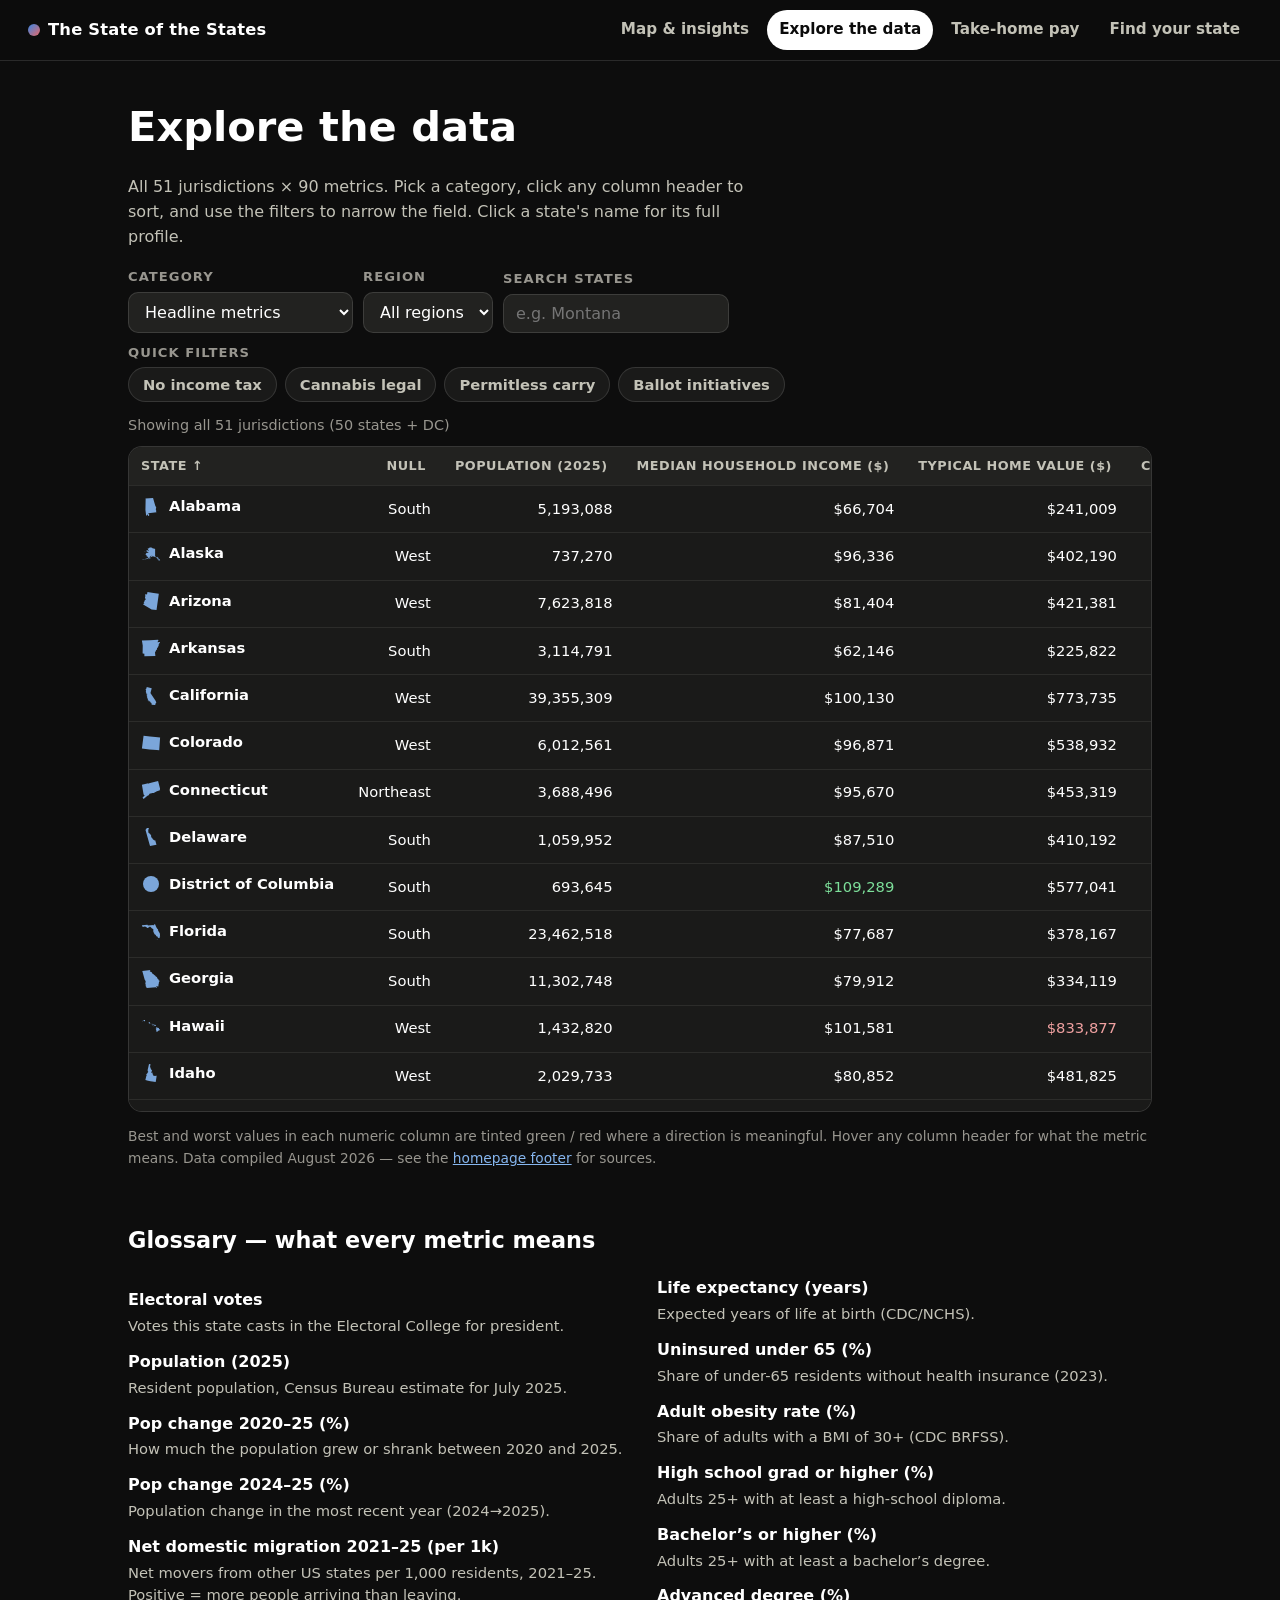
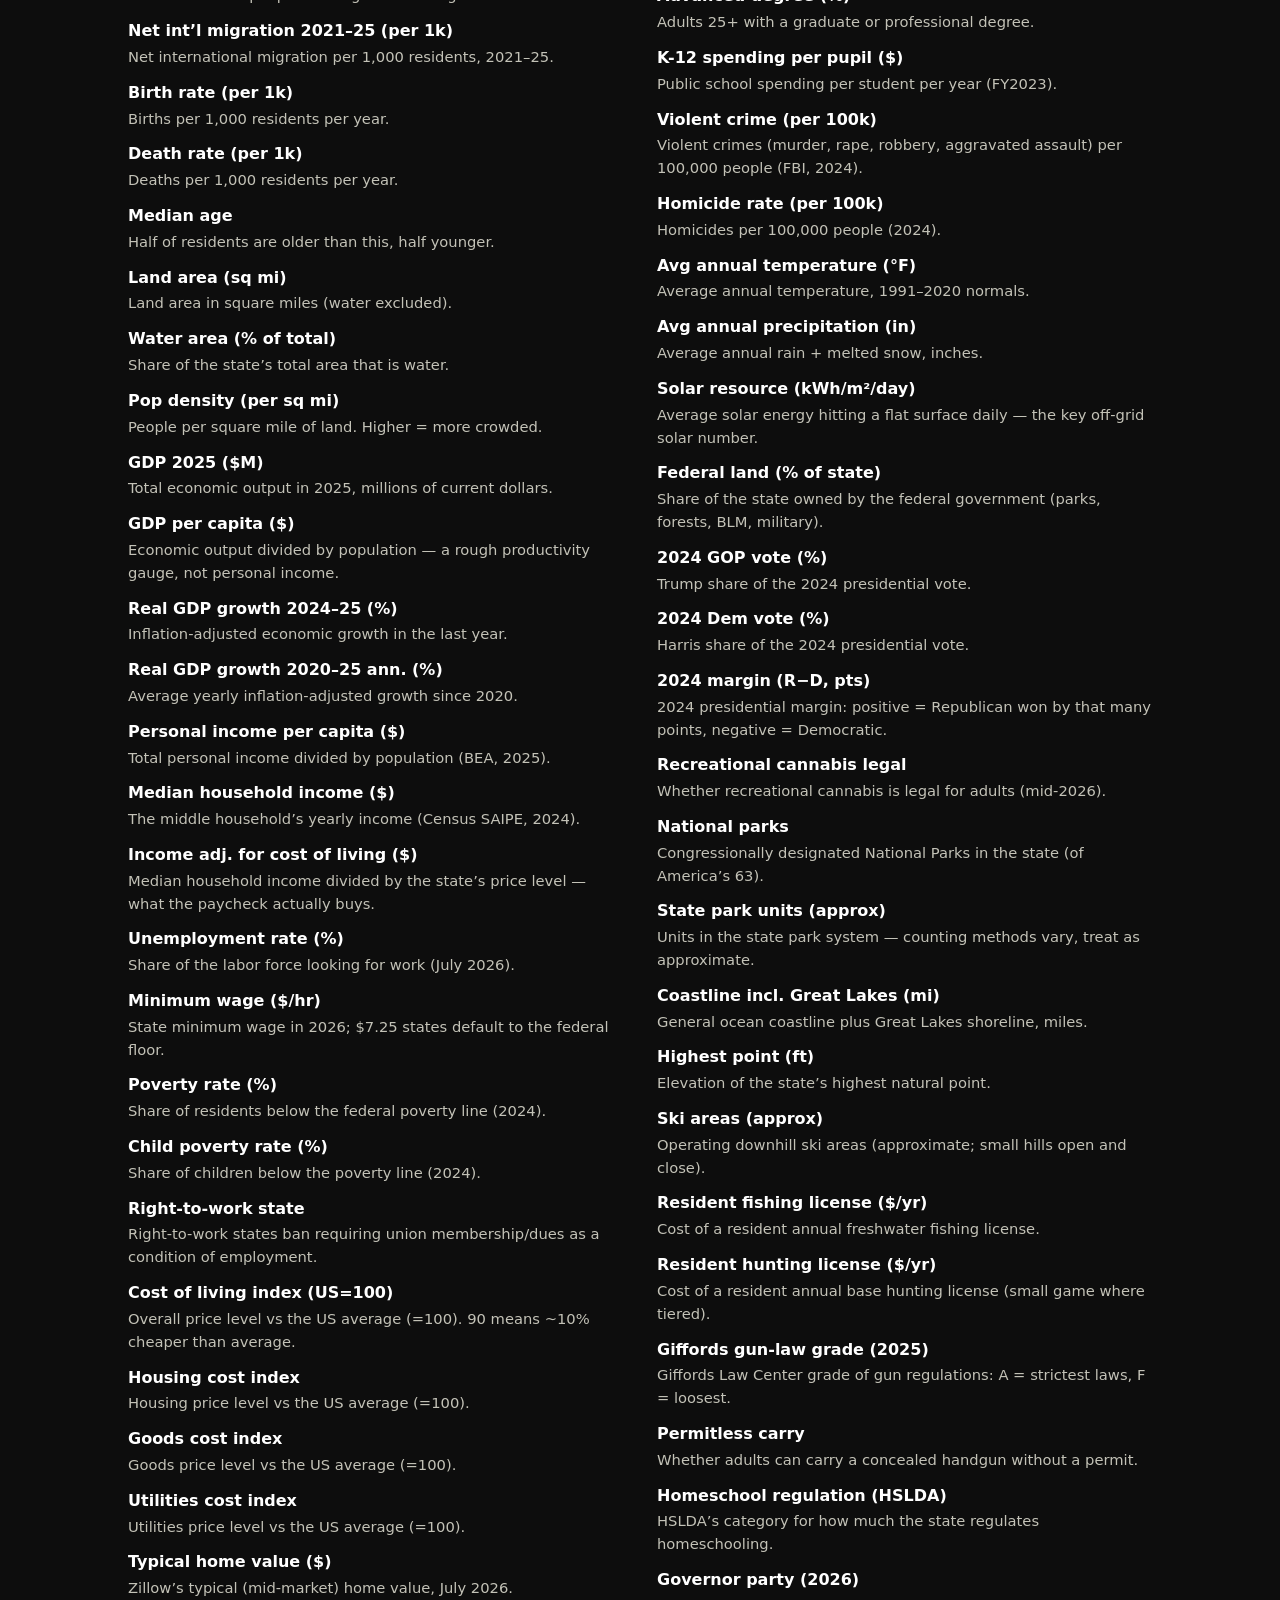
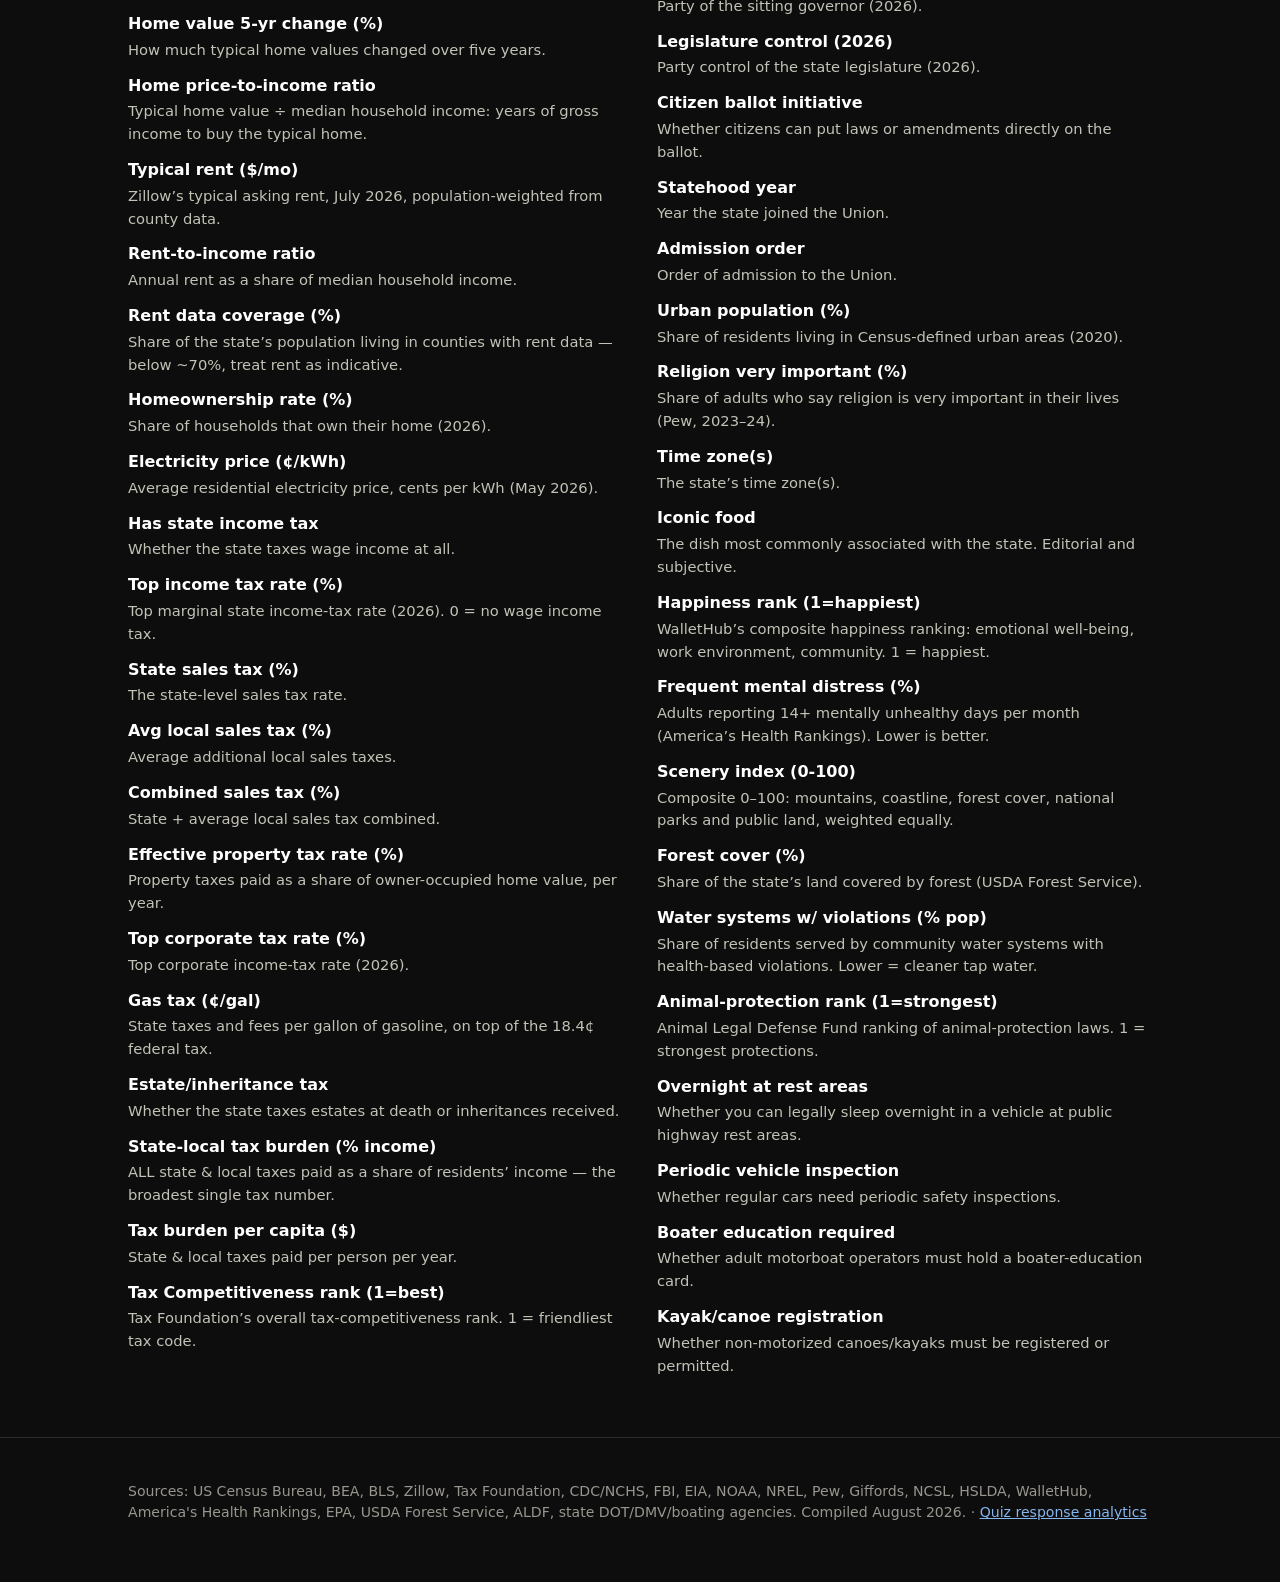
<file: explore.html>
<!DOCTYPE html>
<html lang="en">
<head>
<meta charset="UTF-8">
<meta name="viewport" content="width=device-width, initial-scale=1">
<title>Data explorer — The State of the States</title>
<meta name="description" content="Sort and filter all 50 states + DC across 90 metrics: economy, housing, taxes, health, education, safety, climate, politics, outdoors and culture.">
<link rel="stylesheet" href="assets/site.css?v=5">
<link rel="icon" href="data:image/svg+xml,<svg xmlns='http://www.w3.org/2000/svg' viewBox='0 0 100 100'><text y='.9em' font-size='90'>🗺️</text></svg>">
</head>
<body>
<a class="skip-link" href="#main">Skip to content</a>

<nav class="site-nav" aria-label="Main">
  <a class="brand" href="index.html"><span class="flag-dot" aria-hidden="true"></span>The State of the States</a>
  <a class="nav-link" href="index.html">Map &amp; insights</a>
  <a class="nav-link" href="explore.html" aria-current="page">Explore the data</a>
  <a class="nav-link" href="paycheck.html">Take-home pay</a>
  <a class="nav-link" href="survey.html">Find your state</a>
</nav>

<main id="main" class="wrap">
  <h1 style="margin:34px 0 6px;font-size:clamp(1.7rem,4.5vw,2.6rem)">Explore the data</h1>
  <p style="color:var(--ink-2);max-width:64ch">All 51 jurisdictions × 90 metrics. Pick a category, click any
    column header to sort, and use the filters to narrow the field. Click a state's name for its full profile.</p>

  <div class="toolbar" role="search">
    <div class="field">
      <span id="lbl-group">Category</span>
      <select id="group-select" aria-labelledby="lbl-group"></select>
    </div>
    <div class="field">
      <span id="lbl-region">Region</span>
      <select id="region-select" aria-labelledby="lbl-region">
        <option value="">All regions</option>
        <option>Northeast</option><option>Midwest</option><option>South</option><option>West</option>
      </select>
    </div>
    <div class="field">
      <span><label for="state-search">Search states</label></span>
      <input type="search" id="state-search" placeholder="e.g. Montana" autocomplete="off">
    </div>
    <div class="field">
      <span>Quick filters</span>
      <div class="chip-row">
        <button class="chip-toggle" aria-pressed="false" data-filter="noIncomeTax">No income tax</button>
        <button class="chip-toggle" aria-pressed="false" data-filter="cannabis">Cannabis legal</button>
        <button class="chip-toggle" aria-pressed="false" data-filter="permitless">Permitless carry</button>
        <button class="chip-toggle" aria-pressed="false" data-filter="ballotInit">Ballot initiatives</button>
      </div>
    </div>
  </div>

  <p class="result-count" id="result-count" aria-live="polite"></p>

  <div class="table-scroller" tabindex="0" role="region" aria-label="State data table (scrollable)">
    <table class="data" id="data-table">
      <caption class="visually-hidden" style="position:absolute;width:1px;height:1px;overflow:hidden;clip:rect(0 0 0 0)">
        US state statistics. Column headers are buttons that sort the table.</caption>
      <thead id="table-head"></thead>
      <tbody id="table-body"></tbody>
    </table>
  </div>

  <p style="color:var(--ink-muted);font-size:.86rem;margin-top:14px">Best and worst values in each numeric column
    are tinted green / red where a direction is meaningful. Hover any column header for what the metric means.
    Data compiled August 2026 — see the <a href="index.html#insights">homepage footer</a> for sources.</p>

  <section id="glossary" aria-labelledby="glossary-h" style="margin-top:54px">
    <h2 id="glossary-h" style="font-size:1.4rem">Glossary — what every metric means</h2>
    <dl class="glossary" id="glossary-list"></dl>
  </section>
</main>

<footer class="site-footer">
  <div class="wrap">
    <p>Sources: US Census Bureau, BEA, BLS, Zillow, Tax Foundation, CDC/NCHS, FBI, EIA, NOAA, NREL, Pew, Giffords,
      NCSL, HSLDA, WalletHub, America's Health Rankings, EPA, USDA Forest Service, ALDF, state DOT/DMV/boating agencies.
      Compiled August 2026. · <a href="analytics.html">Quiz response analytics</a></p>
  </div>
</footer>

<script src="assets/data.js?v=5"></script>
<script src="assets/common.js?v=5"></script>
<script src="assets/explore.js?v=5"></script>
</body>
</html>
</file>
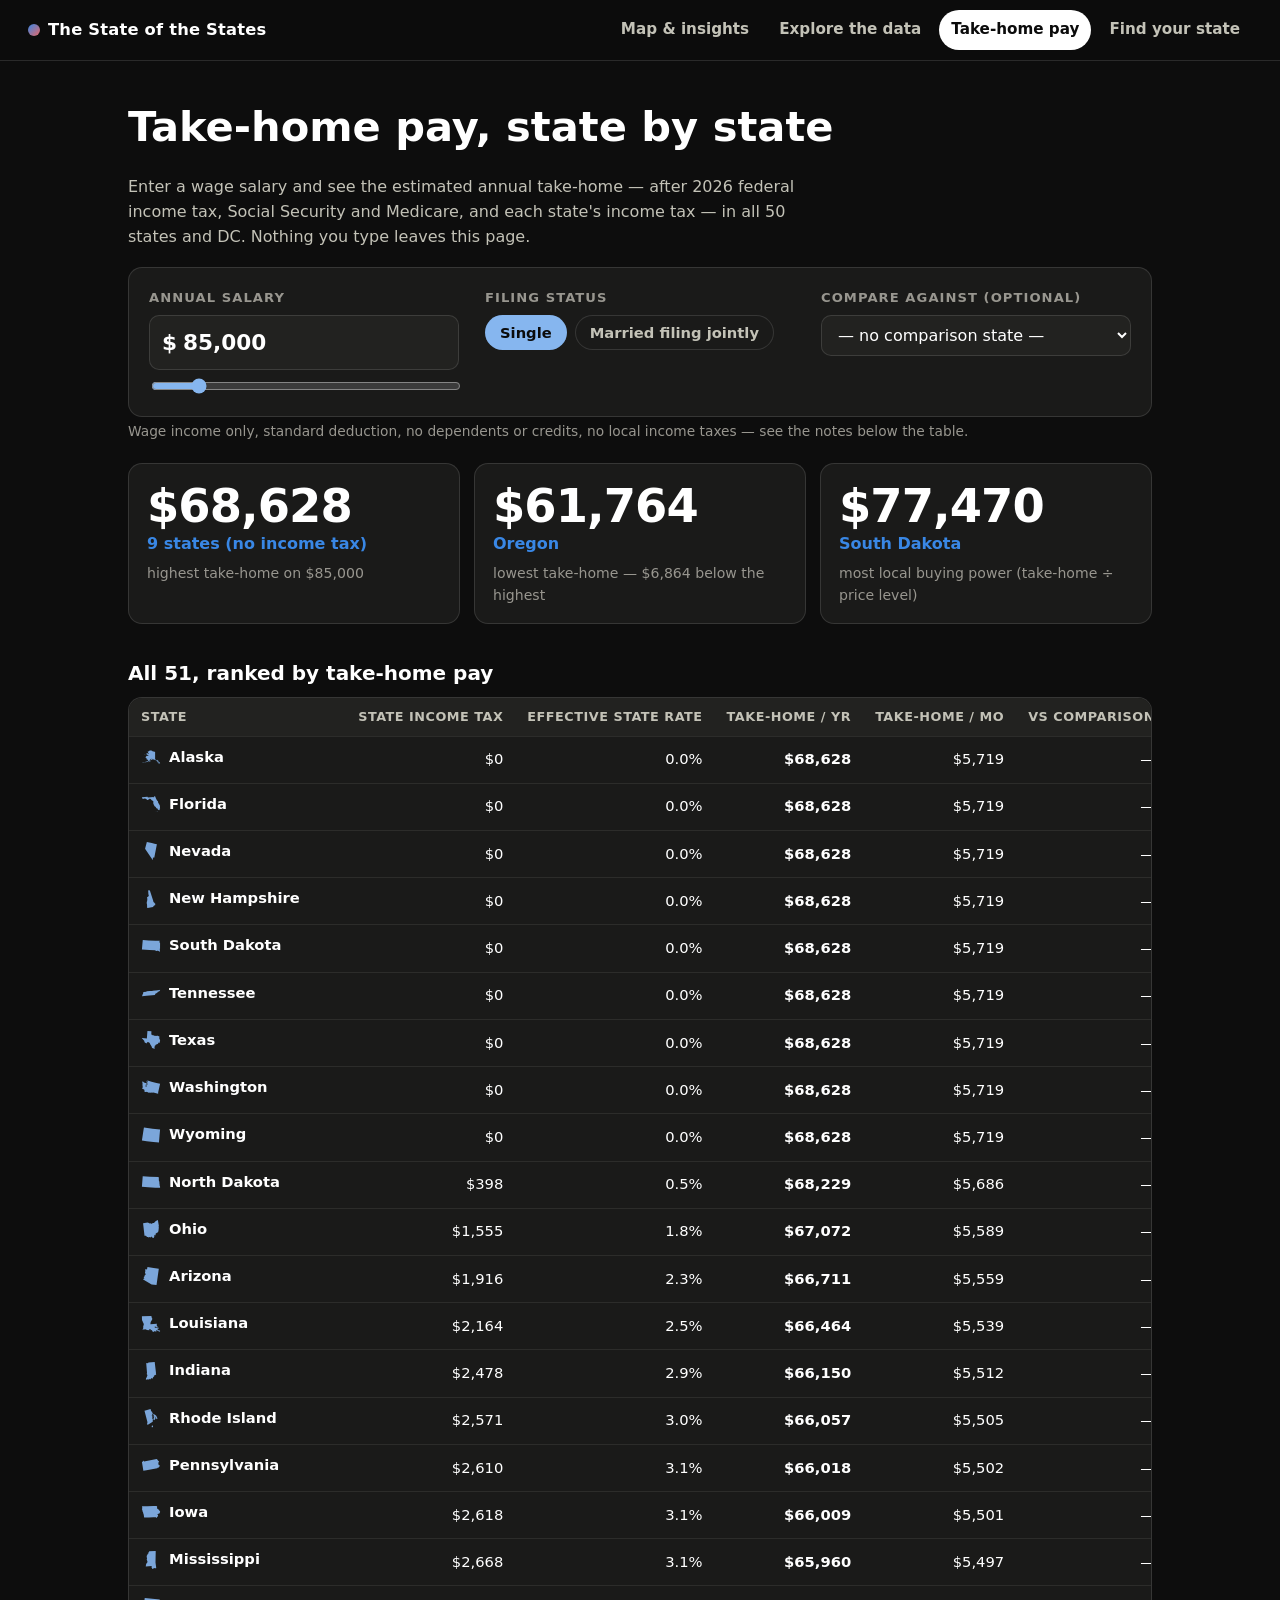
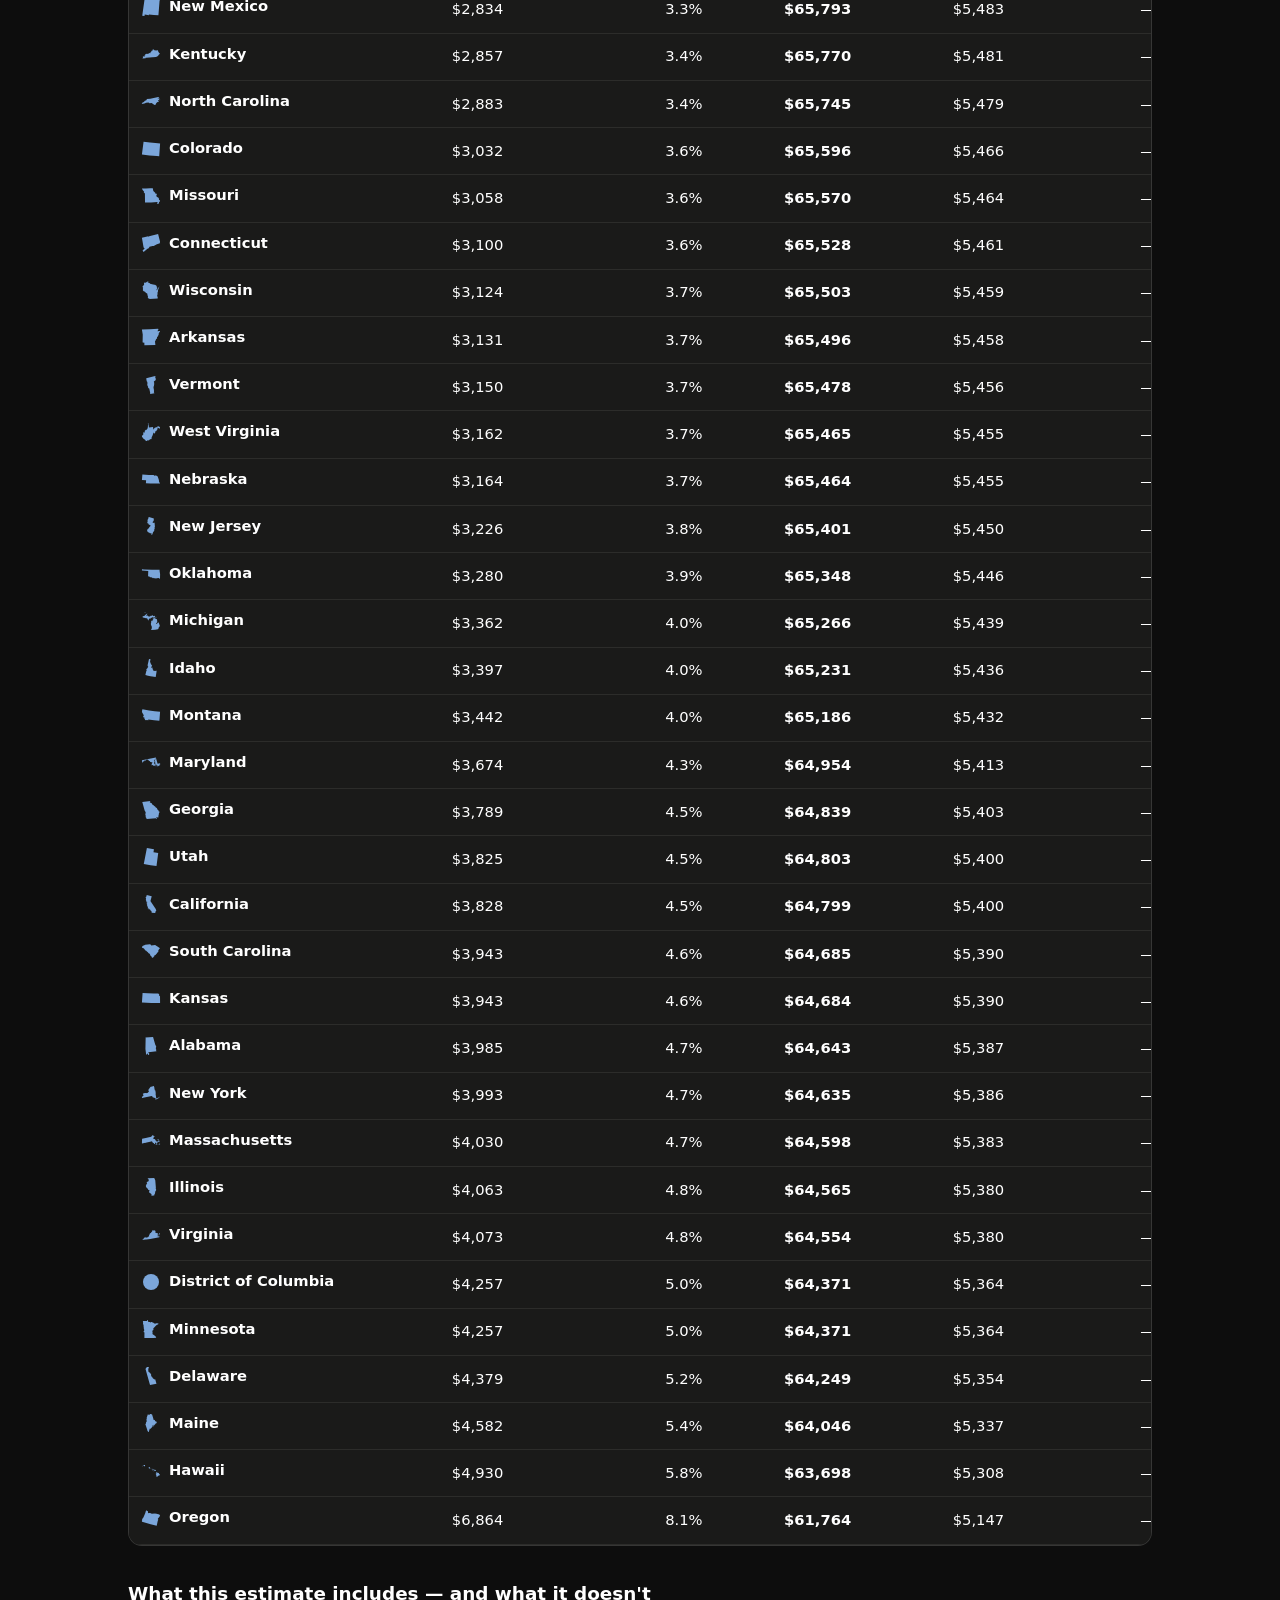
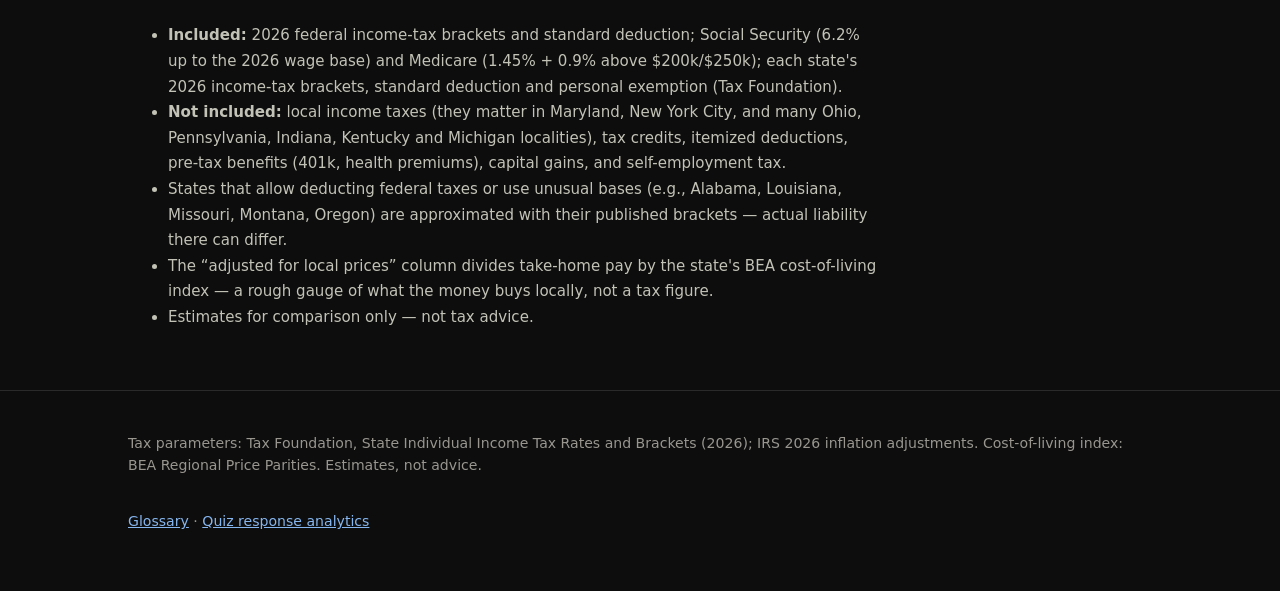
<file: paycheck.html>
<!DOCTYPE html>
<html lang="en">
<head>
<meta charset="UTF-8">
<meta name="viewport" content="width=device-width, initial-scale=1">
<title>Take-home pay by state — The State of the States</title>
<meta name="description" content="Enter a salary and compare estimated take-home pay across all 50 states + DC, using 2026 federal and state income-tax brackets — with a cost-of-living adjustment.">
<link rel="stylesheet" href="assets/site.css?v=5">
<link rel="icon" href="data:image/svg+xml,<svg xmlns='http://www.w3.org/2000/svg' viewBox='0 0 100 100'><text y='.9em' font-size='90'>🗺️</text></svg>">
</head>
<body>
<a class="skip-link" href="#main">Skip to content</a>

<nav class="site-nav" aria-label="Main">
  <a class="brand" href="index.html"><span class="flag-dot" aria-hidden="true"></span>The State of the States</a>
  <a class="nav-link" href="index.html">Map &amp; insights</a>
  <a class="nav-link" href="explore.html">Explore the data</a>
  <a class="nav-link" href="paycheck.html" aria-current="page">Take-home pay</a>
  <a class="nav-link" href="survey.html">Find your state</a>
</nav>

<main id="main" class="wrap">
  <h1 style="margin:34px 0 6px;font-size:clamp(1.7rem,4.5vw,2.6rem)">Take-home pay, state by state</h1>
  <p style="color:var(--ink-2);max-width:66ch">Enter a wage salary and see the estimated annual take-home —
    after 2026 federal income tax, Social Security and Medicare, and each state's income tax — in all 50
    states and DC. Nothing you type leaves this page.</p>

  <div class="pay-inputs" role="group" aria-label="Salary and filing inputs">
    <div class="field">
      <span><label for="salary-in">Annual salary</label></span>
      <div class="salary-wrap"><span aria-hidden="true">$</span>
        <input type="text" id="salary-in" inputmode="numeric" autocomplete="off" value="85,000"
          aria-describedby="salary-help"></div>
      <input type="range" id="salary-slider" min="20000" max="500000" step="5000" value="85000"
        aria-label="Salary slider">
    </div>
    <div class="field">
      <span id="filing-lbl">Filing status</span>
      <div class="chip-row" role="radiogroup" aria-labelledby="filing-lbl">
        <button class="chip-toggle" role="radio" aria-checked="true" data-status="single">Single</button>
        <button class="chip-toggle" role="radio" aria-checked="false" data-status="married">Married filing jointly</button>
      </div>
    </div>
    <div class="field">
      <span><label for="home-state">Compare against (optional)</label></span>
      <select id="home-state"><option value="">— no comparison state —</option></select>
    </div>
  </div>
  <p class="map-hint" id="salary-help">Wage income only, standard deduction, no dependents or credits, no local
    income taxes — see the notes below the table.</p>

  <div class="stat-row" id="pay-tiles" style="margin-top:20px"></div>

  <h2 style="margin:34px 0 8px;font-size:1.25rem" id="pay-table-h">All 51, ranked by take-home pay</h2>
  <div class="table-scroller" style="max-height:none" tabindex="0" role="region" aria-labelledby="pay-table-h">
    <table class="data" id="pay-table">
      <thead>
        <tr><th scope="col">State</th><th scope="col">State income tax</th><th scope="col">Effective state rate</th>
          <th scope="col">Take-home / yr</th><th scope="col">Take-home / mo</th>
          <th scope="col" id="delta-col">vs comparison</th>
          <th scope="col" title="Take-home divided by the state's cost-of-living index (US=100) — what the money is worth at local prices">Adjusted for local prices</th>
          <th scope="col" style="width:120px">&nbsp;</th></tr>
      </thead>
      <tbody id="pay-body"></tbody>
    </table>
  </div>

  <section style="margin-top:34px;max-width:74ch">
    <h2 style="font-size:1.15rem">What this estimate includes — and what it doesn't</h2>
    <ul style="color:var(--ink-2);font-size:.94rem;line-height:1.7">
      <li><strong>Included:</strong> 2026 federal income-tax brackets and standard deduction; Social Security
        (6.2% up to the 2026 wage base) and Medicare (1.45% + 0.9% above $200k/$250k); each state's 2026
        income-tax brackets, standard deduction and personal exemption (Tax Foundation).</li>
      <li><strong>Not included:</strong> local income taxes (they matter in Maryland, New York City, and many
        Ohio, Pennsylvania, Indiana, Kentucky and Michigan localities), tax credits, itemized deductions,
        pre-tax benefits (401k, health premiums), capital gains, and self-employment tax.</li>
      <li>States that allow deducting federal taxes or use unusual bases (e.g., Alabama, Louisiana, Missouri,
        Montana, Oregon) are approximated with their published brackets — actual liability there can differ.</li>
      <li>The “adjusted for local prices” column divides take-home pay by the state's BEA cost-of-living index —
        a rough gauge of what the money buys locally, not a tax figure.</li>
      <li>Estimates for comparison only — not tax advice.</li>
    </ul>
  </section>
</main>

<footer class="site-footer">
  <div class="wrap">
    <p>Tax parameters: Tax Foundation, State Individual Income Tax Rates and Brackets (2026); IRS 2026
      inflation adjustments. Cost-of-living index: BEA Regional Price Parities. Estimates, not advice.</p>
    <p><a href="explore.html#glossary">Glossary</a> · <a href="analytics.html">Quiz response analytics</a></p>
  </div>
</footer>

<script src="assets/data.js?v=5"></script>
<script src="assets/common.js?v=5"></script>
<script src="assets/taxdata.js?v=5"></script>
<script src="assets/paycheck.js?v=5"></script>
</body>
</html>
</file>
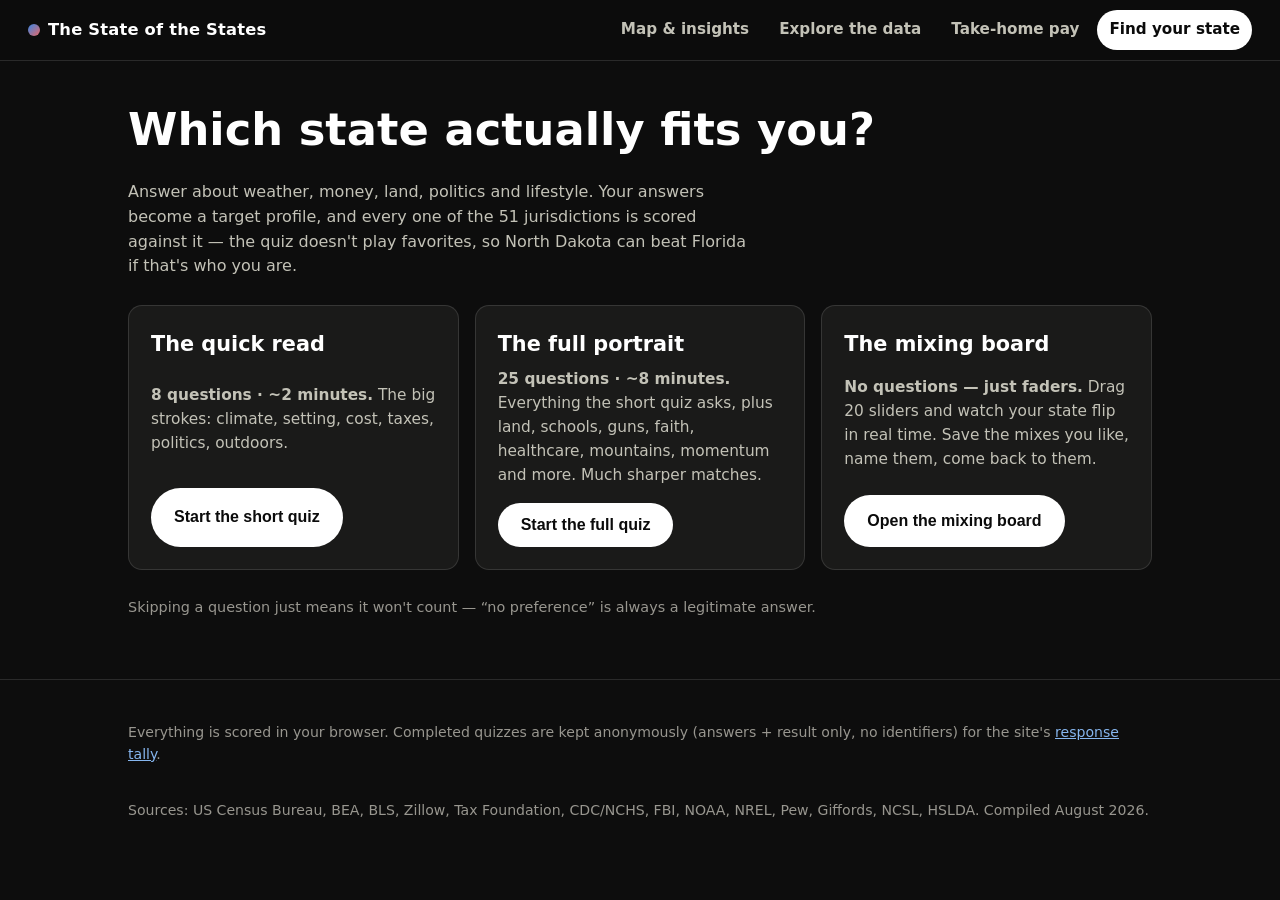
<file: survey.html>
<!DOCTYPE html>
<html lang="en">
<head>
<meta charset="UTF-8">
<meta name="viewport" content="width=device-width, initial-scale=1">
<title>Find your state — The State of the States</title>
<meta name="description" content="Answer a few honest questions about weather, money, politics and lifestyle, and get matched to the US state that actually fits you. Short 2-minute and detailed 10-minute versions.">
<link rel="stylesheet" href="assets/site.css?v=5">
<link rel="icon" href="data:image/svg+xml,<svg xmlns='http://www.w3.org/2000/svg' viewBox='0 0 100 100'><text y='.9em' font-size='90'>🗺️</text></svg>">
</head>
<body>
<a class="skip-link" href="#main">Skip to content</a>

<nav class="site-nav" aria-label="Main">
  <a class="brand" href="index.html"><span class="flag-dot" aria-hidden="true"></span>The State of the States</a>
  <a class="nav-link" href="index.html">Map &amp; insights</a>
  <a class="nav-link" href="explore.html">Explore the data</a>
  <a class="nav-link" href="paycheck.html">Take-home pay</a>
  <a class="nav-link" href="survey.html" aria-current="page">Find your state</a>
</nav>

<main id="main" class="wrap">
  <div id="survey-app">
    <!-- Populated by survey.js -->
    <noscript><p>This quiz needs JavaScript. Meanwhile, the <a href="explore.html">data explorer</a> works as a table.</p></noscript>
  </div>
</main>

<footer class="site-footer">
  <div class="wrap">
    <p>Everything is scored in your browser. Completed quizzes are kept anonymously (answers + result only, no
      identifiers) for the site's <a href="analytics.html">response tally</a>.</p>
    <p>Sources: US Census Bureau, BEA, BLS, Zillow, Tax Foundation, CDC/NCHS, FBI, NOAA, NREL, Pew, Giffords, NCSL, HSLDA. Compiled August 2026.</p>
  </div>
</footer>

<script src="assets/data.js?v=5"></script>
<script src="assets/common.js?v=5"></script>
<script src="assets/analytics-config.js?v=5"></script>
<script src="assets/analytics.js?v=5"></script>
<script src="assets/survey.js?v=5"></script>
</body>
</html>
</file>
<file: assets/site.css>
/* The State of the States — shared styles. Dark, Wrapped-style theme. */
:root {
  color-scheme: dark;
  --page: #0d0d0d;
  --surface: #1a1a19;
  --surface-2: #222220;
  --ink: #ffffff;
  --ink-2: #c3c2b7;
  --ink-muted: #98968f;
  --hairline: rgba(255, 255, 255, 0.12);
  --grid: #2c2c2a;
  --blue: #3987e5;
  --orange: #eb6834;
  --aqua: #1baf7a;
  --yellow: #eda100;
  --magenta: #e87ba4;
  --violet: #9085e9;
  --red: #e66767;
  --focus: #86b6ef;
  --radius: 14px;
  --maxw: 1080px;
  font-family: system-ui, -apple-system, "Segoe UI", sans-serif;
}
* { box-sizing: border-box; }
html { scroll-behavior: smooth; }
@media (prefers-reduced-motion: reduce) { html { scroll-behavior: auto; } }
body {
  margin: 0;
  background: var(--page);
  color: var(--ink);
  line-height: 1.55;
  -webkit-font-smoothing: antialiased;
}
a { color: var(--focus); }
a:hover { color: #b7d3f6; }
:focus-visible { outline: 3px solid var(--focus); outline-offset: 2px; border-radius: 4px; }

.skip-link {
  position: absolute; left: -9999px; top: 0; z-index: 200;
  background: var(--focus); color: #0b0b0b; padding: 10px 16px; border-radius: 0 0 8px 0;
  font-weight: 700; text-decoration: none;
}
.skip-link:focus { left: 0; }

/* ---------- Nav ---------- */
.site-nav {
  position: sticky; top: 0; z-index: 100;
  display: flex; align-items: center; gap: 6px; flex-wrap: wrap;
  padding: 10px clamp(12px, 4vw, 28px);
  background: rgba(13, 13, 13, 0.86);
  backdrop-filter: blur(10px);
  border-bottom: 1px solid var(--hairline);
}
.site-nav .brand {
  font-weight: 800; font-size: 1.02rem; letter-spacing: 0.2px;
  color: var(--ink); text-decoration: none; margin-right: auto;
  display: flex; align-items: center; gap: 8px;
}
.brand .flag-dot { width: 12px; height: 12px; border-radius: 50%; background: linear-gradient(135deg, var(--blue), var(--red)); flex: none; }
.site-nav a.nav-link {
  color: var(--ink-2); text-decoration: none; font-weight: 600; font-size: 0.95rem;
  padding: 8px 12px; border-radius: 999px;
}
.site-nav a.nav-link:hover { color: var(--ink); background: var(--surface-2); }
.site-nav a.nav-link[aria-current="page"] { color: #0b0b0b; background: var(--ink); }

main { display: block; }
.wrap { max-width: var(--maxw); margin: 0 auto; padding: 0 clamp(14px, 4vw, 28px); }

/* ---------- Hero ---------- */
.hero { padding: clamp(44px, 9vw, 100px) 0 clamp(20px, 4vw, 44px); text-align: center; position: relative; overflow: hidden; }
.hero .kicker { color: var(--ink-muted); font-weight: 700; letter-spacing: 0.16em; text-transform: uppercase; font-size: 0.8rem; }
.hero h1 {
  margin: 10px auto 14px; max-width: 21ch;
  font-size: clamp(2.1rem, 6.4vw, 4.2rem); line-height: 1.05; font-weight: 850; letter-spacing: -0.02em;
  background: linear-gradient(92deg, #86b6ef, #ffffff 45%, #e87ba4);
  -webkit-background-clip: text; background-clip: text; color: transparent;
}
.hero p.sub { color: var(--ink-2); max-width: 56ch; margin: 0 auto; font-size: clamp(1rem, 2.4vw, 1.15rem); }
.hero .cta-row { display: flex; gap: 12px; justify-content: center; flex-wrap: wrap; margin-top: 26px; }

.btn {
  display: inline-block; padding: 12px 22px; border-radius: 999px; font-weight: 750; font-size: 1rem;
  text-decoration: none; border: 1px solid var(--hairline); color: var(--ink); background: var(--surface);
  cursor: pointer;
}
.btn:hover { background: var(--surface-2); color: var(--ink); }
.btn.primary { background: var(--ink); color: #0b0b0b; border-color: transparent; }
.btn.primary:hover { background: #e6e6e0; color: #0b0b0b; }

/* ---------- Map section ---------- */
.map-section { padding: 8px 0 30px; }
.map-panel {
  background: var(--surface); border: 1px solid var(--hairline); border-radius: var(--radius);
  padding: clamp(12px, 2.5vw, 24px);
}
.map-controls { display: flex; gap: 12px; align-items: center; flex-wrap: wrap; margin-bottom: 8px; }
.map-controls label { font-weight: 700; color: var(--ink-2); font-size: 0.95rem; }
select, input[type="search"], input[type="text"] {
  background: var(--surface-2); color: var(--ink); border: 1px solid var(--hairline);
  border-radius: 10px; padding: 9px 12px; font-size: 1rem; font-family: inherit;
  max-width: 100%;
}
.map-hint { color: var(--ink-muted); font-size: 0.86rem; margin: 4px 0 0; }

.usmap { width: 100%; height: auto; display: block; }
.usmap path.state-shape, .usmap circle.state-shape {
  stroke: var(--page); stroke-width: 1; cursor: pointer;
  transition: opacity 0.15s ease;
}
@media (prefers-reduced-motion: reduce) { .usmap .state-shape { transition: none; } }
.usmap .state-shape:hover, .usmap .state-shape:focus-visible { opacity: 0.82; stroke: #ffffff; stroke-width: 1.5; }
.usmap .state-shape:focus-visible { outline: none; }

.legend-row { display: flex; align-items: center; gap: 10px; margin-top: 10px; flex-wrap: wrap; }
.legend-bar { flex: 1 1 220px; height: 12px; border-radius: 6px; border: 1px solid var(--hairline); min-width: 160px; }
.legend-row .lg { color: var(--ink-2); font-size: 0.85rem; font-variant-numeric: tabular-nums; white-space: nowrap; }

.map-tooltip {
  position: fixed; z-index: 150; pointer-events: none;
  background: #0b0b0b; border: 1px solid var(--hairline); border-radius: 10px;
  padding: 8px 12px; font-size: 0.9rem; max-width: 260px; box-shadow: 0 6px 24px rgba(0,0,0,0.5);
}
.map-tooltip .tt-name { font-weight: 800; }
.map-tooltip .tt-val { color: var(--ink-2); font-variant-numeric: tabular-nums; }

/* ---------- Insight sections ---------- */
.insight {
  position: relative; overflow: clip;
  padding: clamp(56px, 10vw, 120px) 0;
  border-top: 1px solid var(--hairline);
}
.insight .glow {
  position: absolute; inset: -20% -10% auto; height: 70%; z-index: 0; pointer-events: none;
  background: radial-gradient(60% 60% at 50% 0%, var(--accent, var(--blue)) 0%, transparent 70%);
  opacity: 0.16;
}
.insight .wrap { position: relative; z-index: 1; }
.insight .kicker {
  color: var(--accent, var(--blue)); font-weight: 800; letter-spacing: 0.16em;
  text-transform: uppercase; font-size: 0.8rem;
}
.insight h2 { font-size: clamp(1.7rem, 5vw, 3rem); line-height: 1.08; margin: 8px 0 10px; letter-spacing: -0.015em; font-weight: 850; max-width: 24ch; }
.insight p.lede { color: var(--ink-2); max-width: 60ch; font-size: clamp(1rem, 2.3vw, 1.12rem); }

.stat-row { display: grid; grid-template-columns: repeat(auto-fit, minmax(200px, 1fr)); gap: 14px; margin-top: 26px; }
.stat-tile {
  background: var(--surface); border: 1px solid var(--hairline); border-radius: var(--radius);
  padding: 18px 18px 16px;
}
.stat-tile .big {
  font-size: clamp(1.9rem, 4.6vw, 2.9rem); font-weight: 850; letter-spacing: -0.02em; line-height: 1.05;
  color: var(--ink);
}
.stat-tile .who { color: var(--accent, var(--blue)); font-weight: 750; margin-top: 2px; }
.stat-tile .note { color: var(--ink-muted); font-size: 0.88rem; margin-top: 6px; }

.bar-list { margin: 22px 0 0; padding: 0; list-style: none; display: grid; gap: 9px; max-width: 640px; }
.bar-list li { display: grid; grid-template-columns: 118px 1fr max-content; gap: 10px; align-items: center; font-size: 0.94rem; }
.bar-list .bl-name { color: var(--ink-2); font-weight: 650; text-align: right; overflow: hidden; text-overflow: ellipsis; white-space: nowrap; }
.bar-list .bl-track { background: var(--grid); border-radius: 4px; height: 14px; position: relative; }
.bar-list .bl-fill {
  position: absolute; inset: 0 auto 0 0; width: 0; border-radius: 4px 4px 4px 4px;
  background: var(--accent, var(--blue));
  transition: width 0.9s cubic-bezier(0.2, 0.7, 0.2, 1);
}
@media (prefers-reduced-motion: reduce) { .bar-list .bl-fill { transition: none; } }
.bar-list .bl-val { color: var(--ink-2); font-variant-numeric: tabular-nums; font-weight: 650; }

.reveal { opacity: 0; transform: translateY(26px); transition: opacity 0.7s ease, transform 0.7s ease; }
.reveal.in { opacity: 1; transform: none; }
@media (prefers-reduced-motion: reduce) { .reveal { opacity: 1; transform: none; transition: none; } }

/* Food marquee */
.food-strip { display: flex; flex-wrap: wrap; gap: 10px; margin-top: 24px; }
.food-chip {
  background: var(--surface); border: 1px solid var(--hairline); border-radius: 999px;
  padding: 8px 16px; font-size: 0.95rem; color: var(--ink-2);
}
.food-chip b { color: var(--ink); }

/* ---------- Explorer table ---------- */
.toolbar { display: flex; gap: 10px; flex-wrap: wrap; align-items: end; margin: 18px 0 12px; }
.toolbar .field { display: grid; gap: 4px; }
.toolbar .field > span { font-size: 0.82rem; font-weight: 700; color: var(--ink-muted); text-transform: uppercase; letter-spacing: 0.08em; }
.chip-row { display: flex; gap: 8px; flex-wrap: wrap; }
.chip-toggle {
  border: 1px solid var(--hairline); background: var(--surface); color: var(--ink-2);
  border-radius: 999px; padding: 8px 14px; font-size: 0.92rem; font-weight: 650; cursor: pointer; font-family: inherit;
}
.chip-toggle:hover { border-color: rgba(134, 182, 239, 0.55); color: var(--ink); }
.chip-toggle[aria-pressed="true"], .chip-toggle[aria-checked="true"] {
  background: var(--focus); color: #0b0b0b; border-color: transparent; font-weight: 750;
}
.chip-toggle[aria-checked="false"], .chip-toggle[aria-pressed="false"] { cursor: pointer; }
.result-count { color: var(--ink-muted); font-size: 0.9rem; margin: 4px 0 10px; }

.table-scroller {
  overflow: auto; border: 1px solid var(--hairline); border-radius: var(--radius);
  max-height: 74vh; background: var(--surface);
}
table.data { border-collapse: separate; border-spacing: 0; width: 100%; font-size: 0.92rem; }
table.data th, table.data td { padding: 9px 12px; white-space: nowrap; border-bottom: 1px solid var(--grid); text-align: right; }
table.data th:first-child, table.data td:first-child { text-align: left; position: sticky; left: 0; background: var(--surface); z-index: 2; }
table.data thead th {
  position: sticky; top: 0; background: var(--surface-2); z-index: 3; text-align: right;
  font-size: 0.8rem; text-transform: uppercase; letter-spacing: 0.04em; color: var(--ink-2);
}
table.data thead th:first-child { z-index: 4; background: var(--surface-2); text-align: left; }
table.data thead th button {
  all: unset; cursor: pointer; font: inherit; color: inherit; display: inline-flex; gap: 5px; align-items: center;
}
table.data thead th button:focus-visible { outline: 3px solid var(--focus); outline-offset: 2px; border-radius: 4px; }
table.data tbody tr:hover td { background: rgba(255,255,255,0.045); }
/* the sticky first column must stay opaque on hover, or scrolled columns bleed through behind the state name */
table.data tbody tr:hover td:first-child { background: #242423; }
table.data td.num { font-variant-numeric: tabular-nums; }
table.data td .st-name { font-weight: 700; color: var(--ink); }
.dir-best { color: #7ddf9a; } .dir-worst { color: #f0a1a1; }

/* ---------- Survey ---------- */
.survey-pick { display: grid; grid-template-columns: repeat(auto-fit, minmax(250px, 1fr)); gap: 16px; margin: 26px 0; }
.pick-card {
  background: var(--surface); border: 1px solid var(--hairline); border-radius: var(--radius);
  padding: 22px; display: grid; gap: 8px;
}
.pick-card h2 { margin: 0; font-size: 1.3rem; }
.pick-card p { margin: 0; color: var(--ink-2); font-size: 0.96rem; }
.pick-card .btn { justify-self: start; margin-top: 8px; }

.q-progress { display: flex; align-items: center; gap: 12px; margin: 18px 0 6px; }
.q-progress .track { flex: 1; height: 8px; background: var(--grid); border-radius: 4px; overflow: hidden; }
.q-progress .fill { height: 100%; width: 0; background: linear-gradient(90deg, var(--blue), var(--magenta)); transition: width 0.3s ease; }
@media (prefers-reduced-motion: reduce) { .q-progress .fill { transition: none; } }
.q-progress .txt { color: var(--ink-muted); font-size: 0.88rem; font-variant-numeric: tabular-nums; }

fieldset.q {
  border: 1px solid var(--hairline); border-radius: var(--radius); background: var(--surface);
  padding: 20px; margin: 0 0 16px;
}
fieldset.q legend { font-weight: 800; font-size: 1.12rem; padding: 0 8px; }
fieldset.q .q-help { color: var(--ink-muted); font-size: 0.9rem; margin: 2px 0 12px; }
.opt { display: flex; gap: 10px; align-items: flex-start; padding: 10px 12px; border-radius: 10px; cursor: pointer; }
.opt:hover { background: var(--surface-2); }
.opt input { margin-top: 4px; accent-color: var(--focus); width: 18px; height: 18px; flex: none; }
.opt .opt-label { font-weight: 600; }
.opt .opt-sub { display: block; color: var(--ink-muted); font-size: 0.86rem; font-weight: 400; }

.survey-actions { display: flex; gap: 12px; margin: 20px 0 60px; flex-wrap: wrap; }

.result-hero {
  text-align: center; padding: 40px 20px; border-radius: var(--radius);
  background: radial-gradient(90% 120% at 50% 0%, rgba(57,135,229,0.28), transparent 70%), var(--surface);
  border: 1px solid var(--hairline); margin-top: 20px;
}
.result-hero .rh-kicker { color: var(--ink-muted); text-transform: uppercase; letter-spacing: 0.16em; font-weight: 800; font-size: 0.8rem; }
.result-hero h2 { font-size: clamp(2.2rem, 8vw, 4rem); margin: 8px 0 2px; letter-spacing: -0.02em; }
.result-hero .rh-nick { color: var(--ink-2); font-style: italic; }
.result-hero .rh-score { font-size: 1.1rem; color: var(--focus); font-weight: 800; margin-top: 8px; }
.why-chips { display: flex; flex-wrap: wrap; gap: 8px; justify-content: center; margin-top: 18px; }
.why-chip { background: var(--surface-2); border: 1px solid var(--hairline); border-radius: 999px; padding: 7px 14px; font-size: 0.88rem; color: var(--ink-2); }
.runner-list { list-style: none; margin: 22px 0; padding: 0; display: grid; gap: 10px; }
.runner-list li {
  display: grid; grid-template-columns: 2.2rem 1fr max-content; gap: 12px; align-items: center;
  background: var(--surface); border: 1px solid var(--hairline); border-radius: 12px; padding: 12px 16px;
}
.runner-list .rk { font-weight: 850; color: var(--ink-muted); font-variant-numeric: tabular-nums; }
.runner-list .nm { font-weight: 750; }
.runner-list .nm small { display: block; color: var(--ink-muted); font-weight: 500; }
.runner-list .sc { font-variant-numeric: tabular-nums; font-weight: 750; color: var(--focus); }
details.all-ranks { margin: 10px 0 40px; }
details.all-ranks summary { cursor: pointer; font-weight: 700; color: var(--ink-2); padding: 8px 0; }

/* ---------- State detail dialog ---------- */
dialog.state-dialog {
  background: var(--surface); color: var(--ink); border: 1px solid var(--hairline); border-radius: 16px;
  padding: 0; width: min(680px, calc(100vw - 28px)); max-height: 86vh;
}
dialog.state-dialog::backdrop { background: rgba(0, 0, 0, 0.65); }
.sd-head { display: flex; align-items: baseline; gap: 12px; padding: 20px 22px 6px; position: sticky; top: 0; background: var(--surface); }
.sd-head h2 { margin: 0; font-size: 1.6rem; }
.sd-head .sd-nick { color: var(--ink-muted); font-style: italic; }
.sd-head .close-btn { margin-left: auto; }
.close-btn {
  background: var(--surface-2); border: 1px solid var(--hairline); color: var(--ink);
  border-radius: 999px; width: 38px; height: 38px; font-size: 1.1rem; cursor: pointer; flex: none;
}
.sd-body { padding: 6px 22px 24px; overflow: auto; }
.sd-group h3 { font-size: 0.82rem; text-transform: uppercase; letter-spacing: 0.1em; color: var(--ink-muted); margin: 18px 0 6px; }
.sd-grid { display: grid; grid-template-columns: repeat(auto-fill, minmax(170px, 1fr)); gap: 8px 16px; }
.sd-item .sd-v { font-weight: 750; font-variant-numeric: tabular-nums; }
.sd-item .sd-k { color: var(--ink-muted); font-size: 0.82rem; }

/* ---------- Footer ---------- */
.site-footer {
  border-top: 1px solid var(--hairline); margin-top: 60px; padding: 28px 0 44px;
  color: var(--ink-muted); font-size: 0.88rem;
}
.site-footer .wrap { display: grid; gap: 6px; }

@media (max-width: 640px) {
  .bar-list li { grid-template-columns: 86px 1fr max-content; font-size: 0.86rem; }
  .site-nav { gap: 2px; }
  .site-nav a.nav-link { padding: 8px 9px; font-size: 0.88rem; }
}

/* ---------- v2: state icons ---------- */
.st-icon { vertical-align: -0.35em; flex: none; }
.sd-icon { display: inline-flex; align-items: center; }
.icon-cell { display: inline-flex; align-items: center; gap: 8px; }
.icon-cell .st-icon { color: var(--focus); opacity: 0.9; }

/* ---------- v2: rank chips ---------- */
.rank-chip {
  display: inline-block; font-size: 0.68rem; font-weight: 800; vertical-align: 0.15em;
  background: var(--surface-2); border: 1px solid var(--hairline); color: var(--ink-muted);
  border-radius: 999px; padding: 1px 7px; margin-left: 4px; font-variant-numeric: tabular-nums;
}
.rank-chip.rank-good { color: #7ddf9a; border-color: rgba(125, 223, 154, 0.4); }
.rank-chip.rank-bad { color: #f0a1a1; border-color: rgba(240, 161, 161, 0.4); }
.sd-legend { color: var(--ink-muted); font-size: 0.84rem; margin: 6px 0 0; }

/* ---------- v2: hover tooltips (mouse + keyboard) ---------- */
.has-tip { position: relative; border-radius: 8px; }
.has-tip:hover, .has-tip:focus-visible { background: rgba(255, 255, 255, 0.05); }
.has-tip:hover::after, .has-tip:focus-visible::after {
  content: attr(data-tip);
  position: absolute; left: 0; bottom: calc(100% + 6px); z-index: 60;
  width: max(200px, 100%); max-width: 270px;
  background: #0b0b0b; color: var(--ink-2); border: 1px solid var(--hairline);
  border-radius: 10px; padding: 8px 11px; font-size: 0.8rem; font-weight: 450; line-height: 1.45;
  box-shadow: 0 8px 28px rgba(0, 0, 0, 0.55); pointer-events: none; white-space: normal;
}
.has-tip[data-tip=""]::after { display: none; }

/* ---------- v2: scatter plot ---------- */
.scatter-wrap { margin-top: 26px; background: var(--surface); border: 1px solid var(--hairline); border-radius: var(--radius); padding: 16px; }
.scatter-wrap svg { width: 100%; height: auto; display: block; }
.scatter-wrap .axis-lbl { fill: var(--ink-muted); font-size: 12px; font-family: inherit; }
.scatter-wrap .dot { cursor: pointer; }
.scatter-wrap .dot:hover circle, .scatter-wrap .dot:focus-visible circle { stroke: #fff; stroke-width: 2; }
.scatter-wrap .dot:focus-visible { outline: none; }
.scatter-wrap .dot-lbl { fill: var(--ink-2); font-size: 11px; font-weight: 700; font-family: inherit; }
.scatter-note { color: var(--ink-muted); font-size: 0.84rem; margin: 8px 4px 0; }

/* ---------- v2: full-51 strip (politics etc.) ---------- */
.strip-51 { display: flex; align-items: flex-end; gap: 2px; height: 120px; margin-top: 24px; }
.strip-51 .sbar { flex: 1; min-width: 3px; border-radius: 2px 2px 0 0; position: relative; border: 0; padding: 0; cursor: pointer; background: var(--grid); }
.strip-51 .sbar:hover, .strip-51 .sbar:focus-visible { outline: 2px solid #fff; outline-offset: 1px; }
.strip-caption { display: flex; justify-content: space-between; color: var(--ink-muted); font-size: 0.8rem; margin-top: 6px; }

/* ---------- v2: podium ---------- */
.podium { display: grid; grid-template-columns: repeat(auto-fit, minmax(150px, 1fr)); gap: 12px; margin-top: 26px; }
.podium .pod {
  background: var(--surface); border: 1px solid var(--hairline); border-radius: var(--radius);
  padding: 16px; text-align: center; display: grid; gap: 4px; justify-items: center;
}
.podium .pod .medal { font-size: 1.4rem; }
.podium .pod .pd-name { font-weight: 800; }
.podium .pod .pd-val { color: var(--accent, var(--blue)); font-weight: 750; font-variant-numeric: tabular-nums; }
.podium .pod .pd-sub { color: var(--ink-muted); font-size: 0.8rem; }
.podium .pod .st-icon { color: var(--accent, var(--blue)); }

/* ---------- v2: glossary ---------- */
.glossary { columns: 2; gap: 34px; margin-top: 16px; }
@media (max-width: 760px) { .glossary { columns: 1; } }
.glossary dt { font-weight: 750; margin-top: 12px; break-after: avoid; }
.glossary dd { margin: 2px 0 0; color: var(--ink-2); font-size: 0.92rem; }

/* ---------- v2: the mixing board ---------- */
.mixer-result {
  position: sticky; top: 58px; z-index: 40;
  text-align: center; padding: 22px 16px 18px; margin: 18px 0 22px;
  border-radius: var(--radius); border: 1px solid var(--hairline);
  background:
    radial-gradient(120% 160% at 50% -20%, rgba(57,135,229,0.32), transparent 60%),
    radial-gradient(120% 160% at 80% 120%, rgba(232,123,164,0.16), transparent 60%),
    rgba(13, 13, 13, 0.92);
  backdrop-filter: blur(8px);
  overflow: hidden;
}
.mixer-result .mr-stage { min-height: 132px; display: grid; place-items: center; }
.mixer-result .mr-card { display: grid; justify-items: center; gap: 2px; }
.mixer-result .mr-icon { color: var(--focus); filter: drop-shadow(0 0 18px rgba(57,135,229,0.55)); }
.mixer-result .mr-q {
  font-size: 84px; font-weight: 850; line-height: 1;
  background: linear-gradient(120deg, #86b6ef, #e87ba4, #eda100);
  -webkit-background-clip: text; background-clip: text; color: transparent;
}
.mixer-result h2 { margin: 4px 0 0; font-size: clamp(1.6rem, 5vw, 2.4rem); letter-spacing: -0.02em; }
.mixer-result .mr-sub { color: var(--ink-2); font-size: 0.92rem; }
.mixer-result .mr-score { color: var(--focus); font-weight: 800; font-variant-numeric: tabular-nums; }
.mixer-result .mr-runners { color: var(--ink-muted); font-size: 0.85rem; margin-top: 6px; }
.mr-swap-in { animation: mrPop 0.45s cubic-bezier(0.2, 1.4, 0.3, 1); }
@keyframes mrPop {
  0% { opacity: 0; transform: translateY(16px) scale(0.86); filter: blur(4px); }
  100% { opacity: 1; transform: none; filter: none; }
}
@media (prefers-reduced-motion: reduce) { .mr-swap-in { animation: none; } }

.fader-board { display: grid; grid-template-columns: repeat(auto-fit, minmax(290px, 1fr)); gap: 12px 26px; margin: 8px 0 30px; }
.fader { background: var(--surface); border: 1px solid var(--hairline); border-radius: 12px; padding: 12px 16px 10px; }
.fader .f-name { font-size: 0.78rem; font-weight: 800; letter-spacing: 0.07em; text-transform: uppercase; color: var(--ink-muted); display: flex; justify-content: space-between; gap: 8px; }
.fader .f-live { color: var(--focus); font-weight: 700; text-transform: none; letter-spacing: 0; }
.fader .f-ends { display: flex; justify-content: space-between; color: var(--ink-2); font-size: 0.88rem; font-weight: 650; margin-top: 2px; }
.fader input[type="range"] {
  width: 100%; margin: 8px 0 2px; accent-color: var(--focus); height: 22px; cursor: grab;
}
.fader input[type="range"]:active { cursor: grabbing; }
.fader.f-active { border-color: rgba(134, 182, 239, 0.55); box-shadow: 0 0 0 1px rgba(134, 182, 239, 0.25), 0 0 22px rgba(57, 135, 229, 0.15); }

.preset-bar { display: flex; gap: 8px; flex-wrap: wrap; align-items: center; margin: 0 0 18px; }
.preset-chip {
  display: inline-flex; align-items: center; gap: 7px;
  background: var(--surface); border: 1px solid var(--hairline); border-radius: 999px;
  padding: 7px 8px 7px 14px; font-size: 0.9rem; color: var(--ink-2);
}
.preset-chip .load-btn { all: unset; cursor: pointer; font-weight: 700; color: var(--ink); }
.preset-chip .load-btn:focus-visible { outline: 3px solid var(--focus); outline-offset: 2px; border-radius: 4px; }
.preset-chip .del-btn { all: unset; cursor: pointer; color: var(--ink-muted); width: 20px; height: 20px; text-align: center; border-radius: 50%; }
.preset-chip .del-btn:hover { color: #f0a1a1; background: rgba(240,161,161,.12); }
.preset-chip.builtin { border-style: dashed; }
.save-form { display: inline-flex; gap: 6px; }
.save-form input { padding: 7px 10px; border-radius: 999px; font-size: 0.9rem; width: 150px; }

/* ---------- v4: take-home pay page ---------- */
.pay-inputs {
  display: grid; grid-template-columns: repeat(auto-fit, minmax(240px, 1fr)); gap: 16px 26px;
  background: var(--surface); border: 1px solid var(--hairline); border-radius: var(--radius);
  padding: 20px; margin-top: 18px;
}
.pay-inputs .field { display: grid; gap: 6px; align-content: start; }
.pay-inputs .field > span { font-size: 0.82rem; font-weight: 700; color: var(--ink-muted); text-transform: uppercase; letter-spacing: 0.08em; }
.salary-wrap {
  display: flex; align-items: center; gap: 6px;
  background: var(--surface-2); border: 1px solid var(--hairline); border-radius: 10px; padding: 4px 12px;
  font-size: 1.35rem; font-weight: 800;
}
.salary-wrap input {
  all: unset; width: 100%; font-size: 1.35rem; font-weight: 800; font-variant-numeric: tabular-nums;
  padding: 6px 0; color: var(--ink);
}
.pay-inputs input[type="range"] { width: 100%; accent-color: var(--focus); }
#pay-table td, #pay-table th { text-align: right; }
#pay-table td:first-child, #pay-table th:first-child { text-align: left; }

/* ---------- v3: statehood timeline ---------- */
.timeline { position: relative; height: 128px; margin: 26px 0 10px; }
.timeline .tl-track { position: absolute; left: 0; right: 0; top: 56px; height: 2px; background: var(--grid); }
.timeline .tl-dot {
  position: absolute; width: 14px; height: 14px; margin-left: -7px;
  border-radius: 50%; border: 2px solid var(--page); background: var(--accent, var(--violet));
  cursor: pointer; padding: 0;
}
.timeline .tl-dot:hover, .timeline .tl-dot:focus-visible { transform: scale(1.5); background: #fff; }
.timeline .tl-tick {
  position: absolute; top: 108px; transform: translateX(-50%);
  color: var(--ink-muted); font-size: 0.78rem; font-variant-numeric: tabular-nums;
}
@media (max-width: 640px) { .timeline .tl-tick:nth-child(odd) { display: none; } }

/* ---------- v2: analytics page ---------- */
.an-grid { display: grid; grid-template-columns: repeat(auto-fit, minmax(230px, 1fr)); gap: 14px; margin: 22px 0; }
.an-empty { background: var(--surface); border: 1px dashed var(--hairline); border-radius: var(--radius); padding: 34px; text-align: center; color: var(--ink-2); }
.an-actions { display: flex; gap: 10px; flex-wrap: wrap; margin: 18px 0 30px; }
</file>
